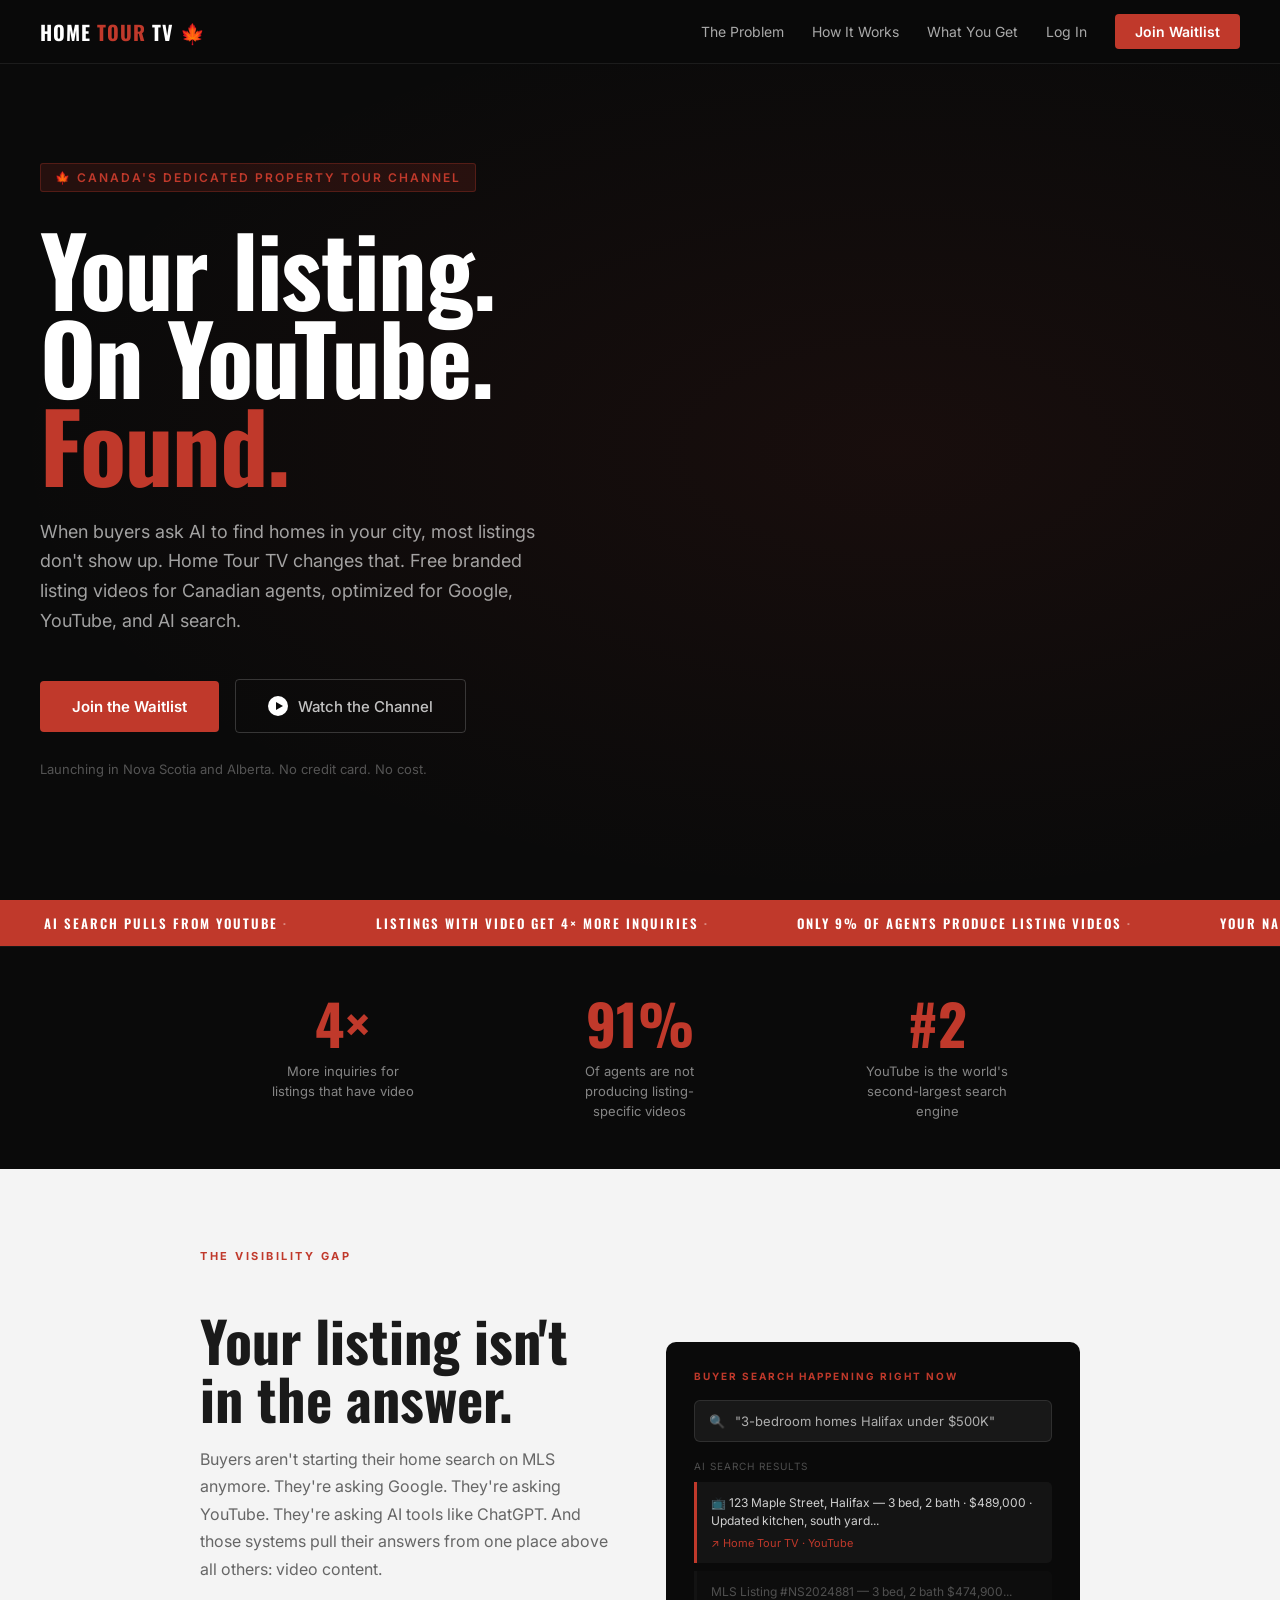
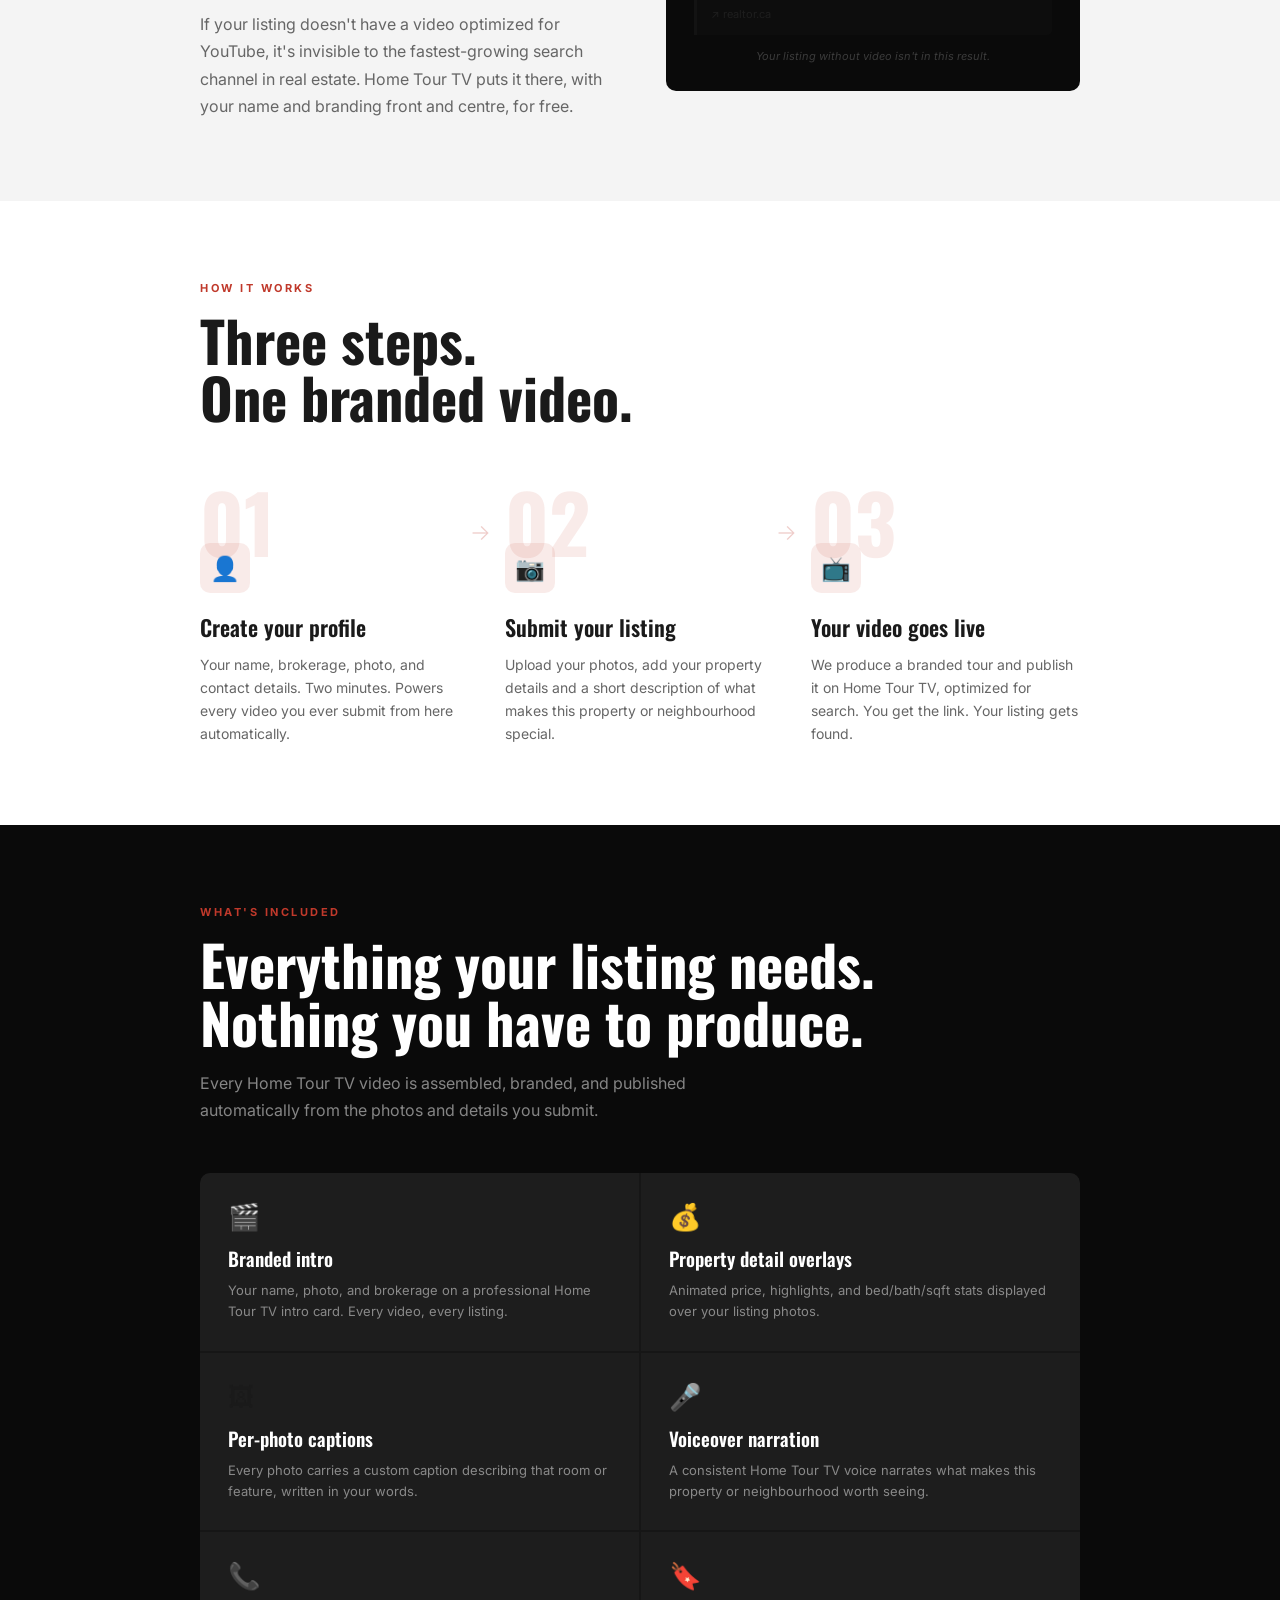
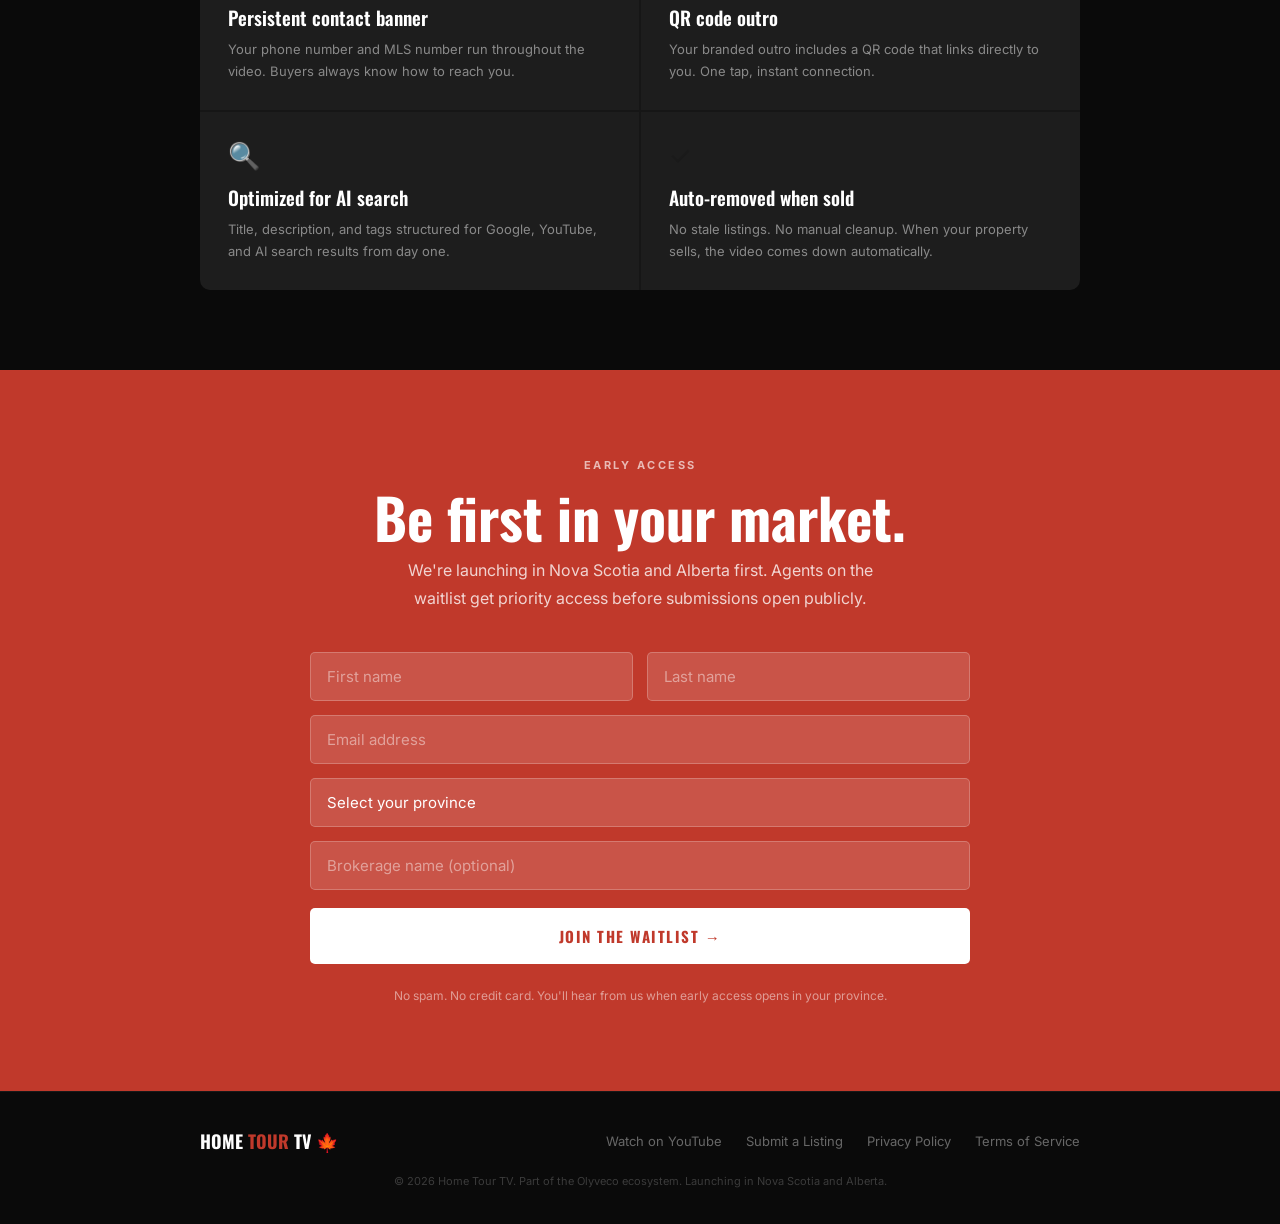
<file: index.html>
<!DOCTYPE html>
<html lang="en">
<head>
<meta charset="UTF-8">
<meta name="viewport" content="width=device-width, initial-scale=1.0">
<title>Home Tour TV — Canada's Property Tour Channel</title>
<meta name="description" content="Free branded listing videos on Canada's property tour channel. Your photos, your branding, optimized for Google, YouTube, and AI search. Launching in NS and AB.">
<meta property="og:title" content="Home Tour TV — Canada's Property Tour Channel">
<meta property="og:description" content="When buyers ask AI to find homes in your city, your listing should show up. Home Tour TV makes that happen. Free for Canadian agents.">
<meta property="og:image" content="/images/og-image.jpg">
<meta property="og:url" content="https://hometourtv.com">
<meta name="twitter:card" content="summary_large_image">
<link rel="canonical" href="https://hometourtv.com">
<link rel="icon" href="/images/favicon.png" type="image/png">
<link href="https://fonts.googleapis.com/css2?family=Oswald:wght@400;600;700&family=Inter:wght@400;500;600&display=swap" rel="stylesheet">
<link rel="stylesheet" href="/css/styles.css">
</head>
<body>

<nav>
  <div class="nav-logo">HOME <span>TOUR</span> TV &#127809;</div>
  <div class="nav-links">
    <a href="#problem">The Problem</a>
    <a href="#how">How It Works</a>
    <a href="#features">What You Get</a>
    <a href="https://submityourlisting.ca/login">Log In</a>
    <a href="#waitlist" class="nav-cta" data-track="cta_click">Join Waitlist</a>
  </div>
</nav>

<div class="hero">
  <div class="hero-inner">
    <div class="hero-eyebrow"><span>&#127809; Canada's dedicated property tour channel</span></div>
    <h1>Your listing.<br>On YouTube.<br><em>Found.</em></h1>
    <p class="hero-sub">When buyers ask AI to find homes in your city, most listings don't show up. Home Tour TV changes that. Free branded listing videos for Canadian agents, optimized for Google, YouTube, and AI search.</p>
    <div class="hero-actions">
      <a href="#waitlist" class="btn-primary" id="hero-cta" data-track="cta_click">Join the Waitlist</a>
      <a href="https://www.youtube.com/@HomeTourTV" target="_blank" rel="noopener" class="btn-ghost" data-track="channel_click"><span class="play-dot"></span>Watch the Channel</a>
    </div>
    <p class="hero-footnote">Launching in Nova Scotia and Alberta. No credit card. No cost.</p>
  </div>
</div>

<div class="ticker" aria-hidden="true">
  <div class="ticker-inner">
    <span class="tick">AI search pulls from YouTube <span class="tick-sep">&#183;</span></span>
    <span class="tick">Listings with video get 4&#215; more inquiries <span class="tick-sep">&#183;</span></span>
    <span class="tick">Only 9% of agents produce listing videos <span class="tick-sep">&#183;</span></span>
    <span class="tick">Your name. Your brand. Your channel. <span class="tick-sep">&#183;</span></span>
    <span class="tick">Auto-removed when your property sells <span class="tick-sep">&#183;</span></span>
    <span class="tick">Free for Canadian agents <span class="tick-sep">&#183;</span></span>
    <span class="tick">AI search pulls from YouTube <span class="tick-sep">&#183;</span></span>
    <span class="tick">Listings with video get 4&#215; more inquiries <span class="tick-sep">&#183;</span></span>
    <span class="tick">Only 9% of agents produce listing videos <span class="tick-sep">&#183;</span></span>
    <span class="tick">Your name. Your brand. Your channel. <span class="tick-sep">&#183;</span></span>
    <span class="tick">Auto-removed when your property sells <span class="tick-sep">&#183;</span></span>
    <span class="tick">Free for Canadian agents <span class="tick-sep">&#183;</span></span>
  </div>
</div>

<div class="stats-bar">
  <div class="stats-row">
    <div class="stat">
      <div class="stat-fig">4&#215;</div>
      <div class="stat-desc">More inquiries for listings that have video</div>
    </div>
    <div class="stat">
      <div class="stat-fig">91%</div>
      <div class="stat-desc">Of agents are not producing listing-specific videos</div>
    </div>
    <div class="stat">
      <div class="stat-fig">#2</div>
      <div class="stat-desc">YouTube is the world's second-largest search engine</div>
    </div>
  </div>
</div>

<section class="section problem-bg" id="problem">
  <div class="wrap">
    <p class="eyebrow">The visibility gap</p>
    <div class="problem-grid">
      <div>
        <h2 class="headline">Your listing isn't in the answer.</h2>
        <p class="body-text">Buyers aren't starting their home search on MLS anymore. They're asking Google. They're asking YouTube. They're asking AI tools like ChatGPT. And those systems pull their answers from one place above all others: video content.<br><br>If your listing doesn't have a video optimized for YouTube, it's invisible to the fastest-growing search channel in real estate. Home Tour TV puts it there, with your name and branding front and centre, for free.</p>
      </div>
      <div class="vis">
        <p class="vis-label">Buyer search happening right now</p>
        <div class="search-pill">
          <span>&#128269;</span>
          <span>"3-bedroom homes Halifax under $500K"</span>
        </div>
        <p class="results-label">AI search results</p>
        <div class="result">
          <p>&#128250; 123 Maple Street, Halifax &#8212; 3 bed, 2 bath &#183; $489,000 &#183; Updated kitchen, south yard...</p>
          <p class="src">&#8599; Home Tour TV &#183; YouTube</p>
        </div>
        <div class="result result-dim">
          <p>MLS Listing #NS2024881 &#8212; 3 bed, 2 bath $474,900...</p>
          <p class="src">&#8599; realtor.ca</p>
        </div>
        <p class="no-show">Your listing without video isn't in this result.</p>
      </div>
    </div>
  </div>
</section>

<section class="section" id="how">
  <div class="wrap">
    <p class="eyebrow">How it works</p>
    <h2 class="headline">Three steps.<br>One branded video.</h2>
    <div class="steps-row">
      <div class="step">
        <div class="step-num">01</div>
        <div class="step-icon">&#128100;</div>
        <h3>Create your profile</h3>
        <p>Your name, brokerage, photo, and contact details. Two minutes. Powers every video you ever submit from here automatically.</p>
        <span class="step-arrow">&#8594;</span>
      </div>
      <div class="step">
        <div class="step-num">02</div>
        <div class="step-icon">&#128247;</div>
        <h3>Submit your listing</h3>
        <p>Upload your photos, add your property details and a short description of what makes this property or neighbourhood special.</p>
        <span class="step-arrow">&#8594;</span>
      </div>
      <div class="step">
        <div class="step-num">03</div>
        <div class="step-icon">&#128250;</div>
        <h3>Your video goes live</h3>
        <p>We produce a branded tour and publish it on Home Tour TV, optimized for search. You get the link. Your listing gets found.</p>
      </div>
    </div>
  </div>
</section>

<section class="dark-section" id="features">
  <div class="wrap">
    <p class="eyebrow">What's included</p>
    <h2 class="headline">Everything your listing needs.<br>Nothing you have to produce.</h2>
    <p class="body-text">Every Home Tour TV video is assembled, branded, and published automatically from the photos and details you submit.</p>
    <div class="features-grid">
      <div class="feat">
        <div class="feat-ico">&#127916;</div>
        <h4>Branded intro</h4>
        <p>Your name, photo, and brokerage on a professional Home Tour TV intro card. Every video, every listing.</p>
      </div>
      <div class="feat">
        <div class="feat-ico">&#128176;</div>
        <h4>Property detail overlays</h4>
        <p>Animated price, highlights, and bed/bath/sqft stats displayed over your listing photos.</p>
      </div>
      <div class="feat">
        <div class="feat-ico">&#128444;</div>
        <h4>Per-photo captions</h4>
        <p>Every photo carries a custom caption describing that room or feature, written in your words.</p>
      </div>
      <div class="feat">
        <div class="feat-ico">&#127908;</div>
        <h4>Voiceover narration</h4>
        <p>A consistent Home Tour TV voice narrates what makes this property or neighbourhood worth seeing.</p>
      </div>
      <div class="feat">
        <div class="feat-ico">&#128222;</div>
        <h4>Persistent contact banner</h4>
        <p>Your phone number and MLS number run throughout the video. Buyers always know how to reach you.</p>
      </div>
      <div class="feat">
        <div class="feat-ico">&#128278;</div>
        <h4>QR code outro</h4>
        <p>Your branded outro includes a QR code that links directly to you. One tap, instant connection.</p>
      </div>
      <div class="feat">
        <div class="feat-ico">&#128269;</div>
        <h4>Optimized for AI search</h4>
        <p>Title, description, and tags structured for Google, YouTube, and AI search results from day one.</p>
      </div>
      <div class="feat">
        <div class="feat-ico">&#10003;</div>
        <h4>Auto-removed when sold</h4>
        <p>No stale listings. No manual cleanup. When your property sells, the video comes down automatically.</p>
      </div>
    </div>
  </div>
</section>

<section class="form-bg" id="waitlist">
  <div class="form-wrap">
    <p class="eyebrow">Early access</p>
    <h2 class="headline">Be first in your market.</h2>
    <p class="body-text">We're launching in Nova Scotia and Alberta first. Agents on the waitlist get priority access before submissions open publicly.</p>
    <form id="waitlist-form" class="field-group" novalidate>
      <div class="field-row">
        <input type="text" id="fname" name="first_name" placeholder="First name" required>
        <input type="text" id="lname" name="last_name" placeholder="Last name">
      </div>
      <input type="email" id="email" name="email" placeholder="Email address" required>
      <select id="province" name="province" required>
        <option value="" disabled selected>Select your province</option>
        <option value="NS">Nova Scotia</option>
        <option value="AB">Alberta</option>
        <option value="other">Other province (national waitlist)</option>
      </select>
      <input type="text" id="brokerage" name="brokerage" placeholder="Brokerage name (optional)">
      <button type="submit" class="submit-btn">JOIN THE WAITLIST &#8594;</button>
      <p class="form-fine">No spam. No credit card. You'll hear from us when early access opens in your province.</p>
    </form>
    <div class="success-box" id="success-box">
      <h3>You're on the list. &#127809;</h3>
      <p>We'll email you the moment early access opens in your province. Know another agent who should be on here? Forward this page their way.</p>
    </div>
  </div>
</section>

<footer>
  <div class="footer-row">
    <div class="footer-brand">HOME <span>TOUR</span> TV &#127809;</div>
    <div class="footer-nav">
      <a href="https://www.youtube.com/@HomeTourTV" target="_blank" rel="noopener">Watch on YouTube</a>
      <a href="https://submityourlisting.ca">Submit a Listing</a>
      <a href="/privacy-policy">Privacy Policy</a>
      <a href="/terms-of-service">Terms of Service</a>
    </div>
  </div>
  <p class="footer-copy">&#169; 2026 Home Tour TV. Part of the <a href="https://olyveco.com" style="color:inherit;text-decoration:none;">Olyveco</a> ecosystem. Launching in Nova Scotia and Alberta.</p>
</footer>

<!-- GA4 — replace G-XXXXXXXXXX with your Measurement ID -->
<script async src="https://www.googletagmanager.com/gtag/js?id=G-XXXXXXXXXX"></script>
<script>
window.dataLayer = window.dataLayer || [];
function gtag(){ dataLayer.push(arguments); }
gtag('js', new Date());
gtag('config', 'G-XXXXXXXXXX');
</script>
<script src="/js/main.js"></script>
</body>
</html>
</file>
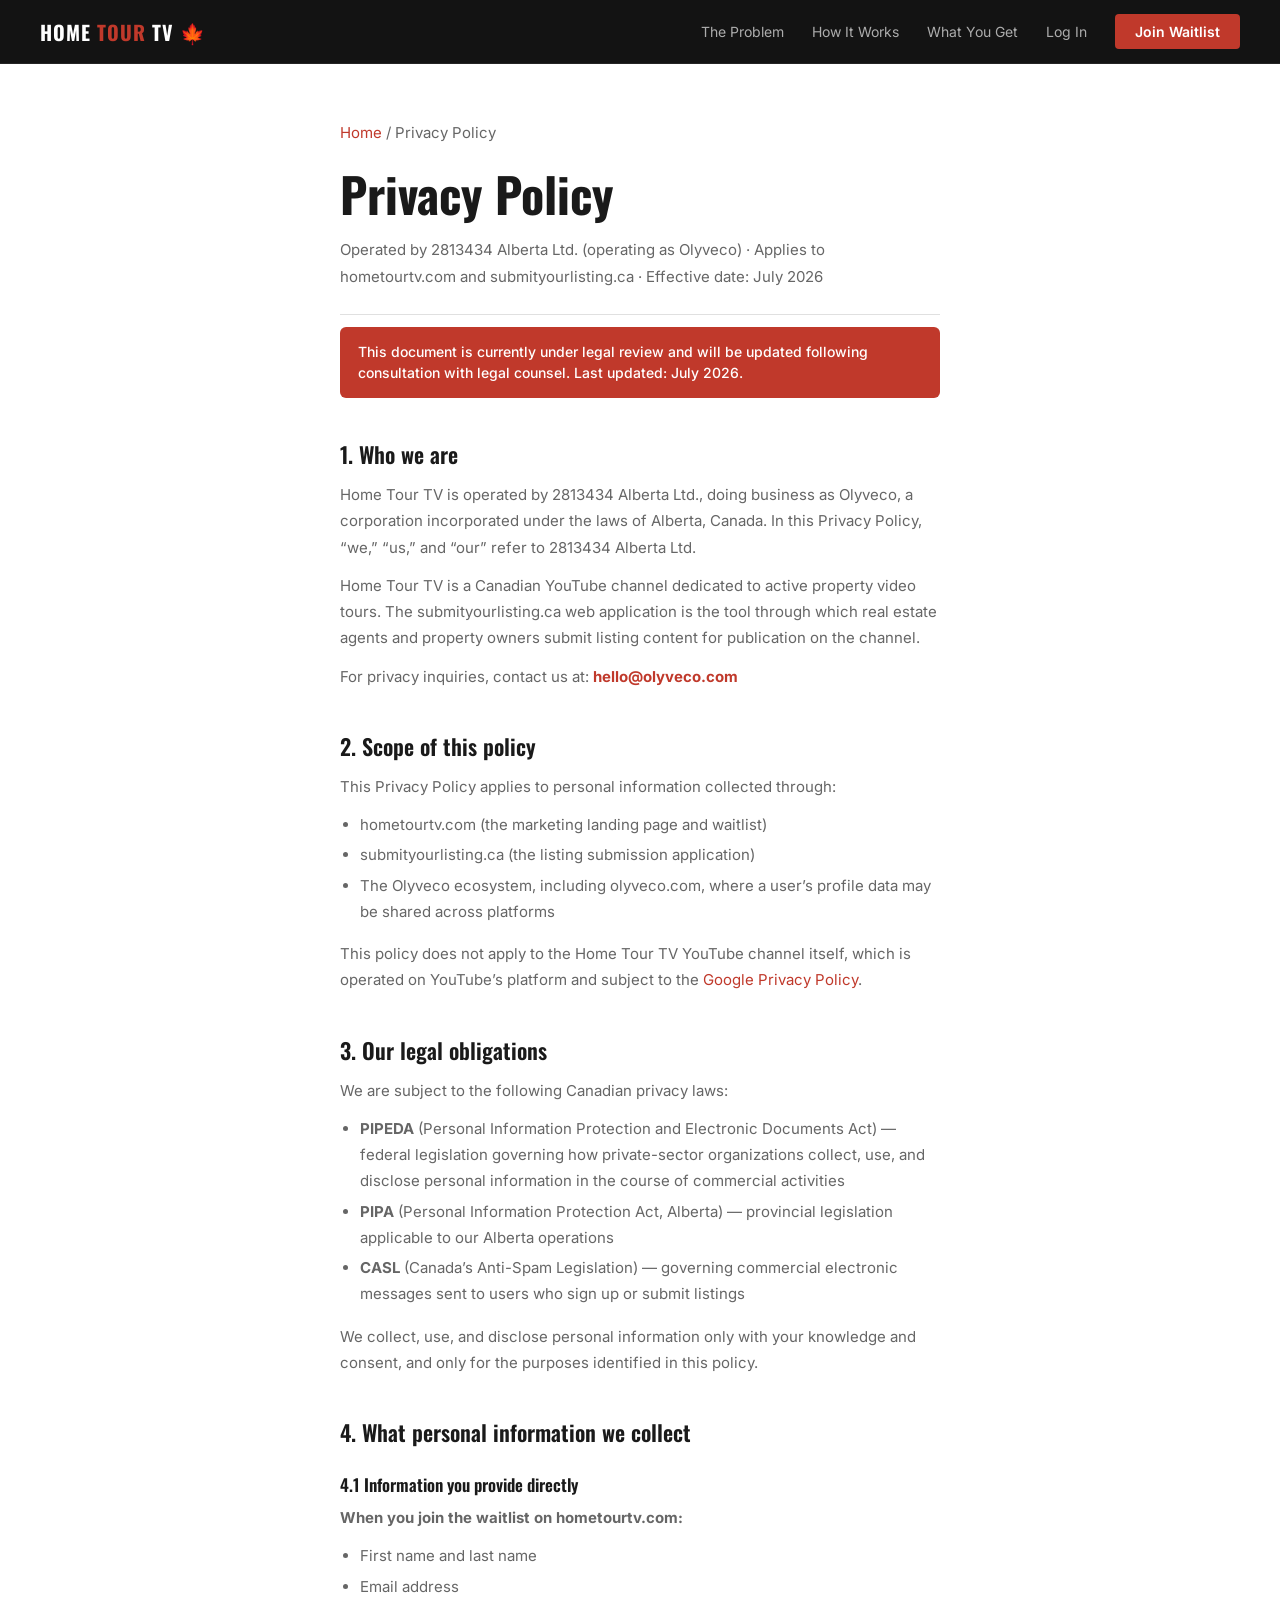
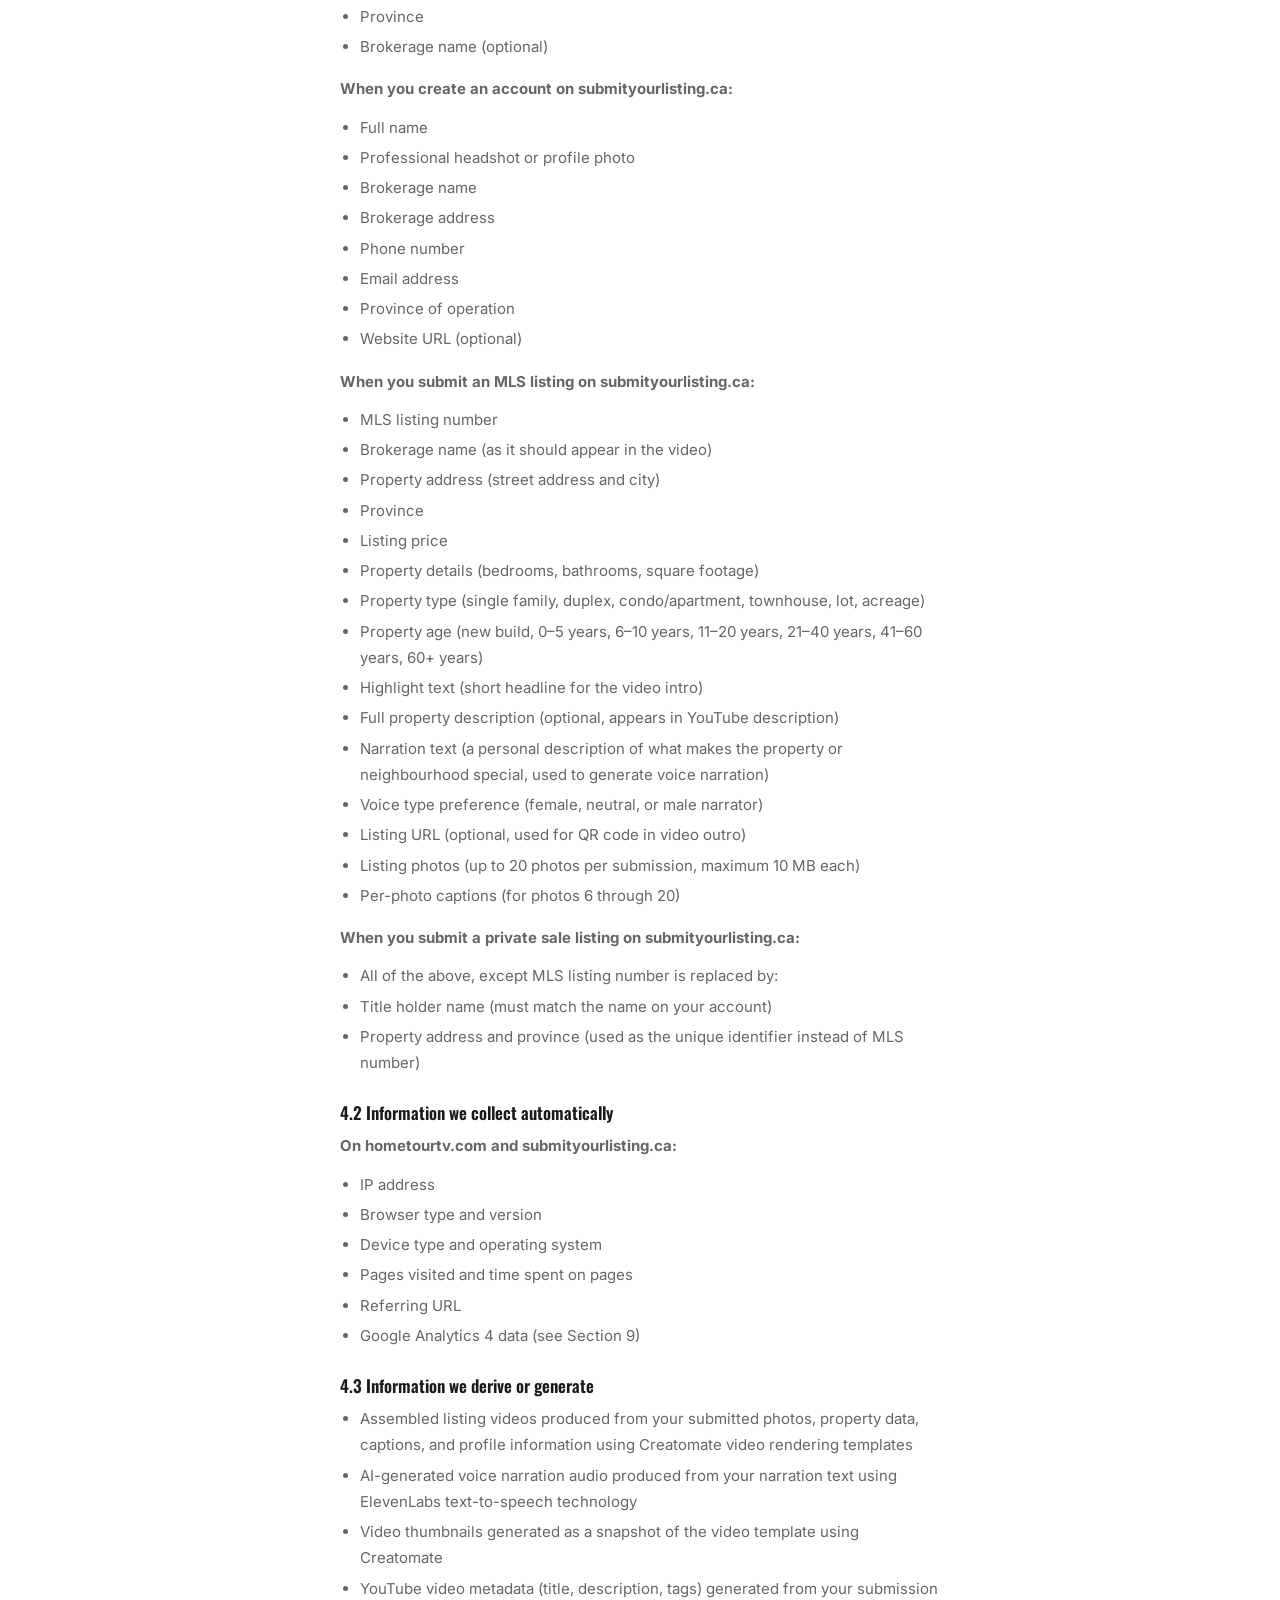
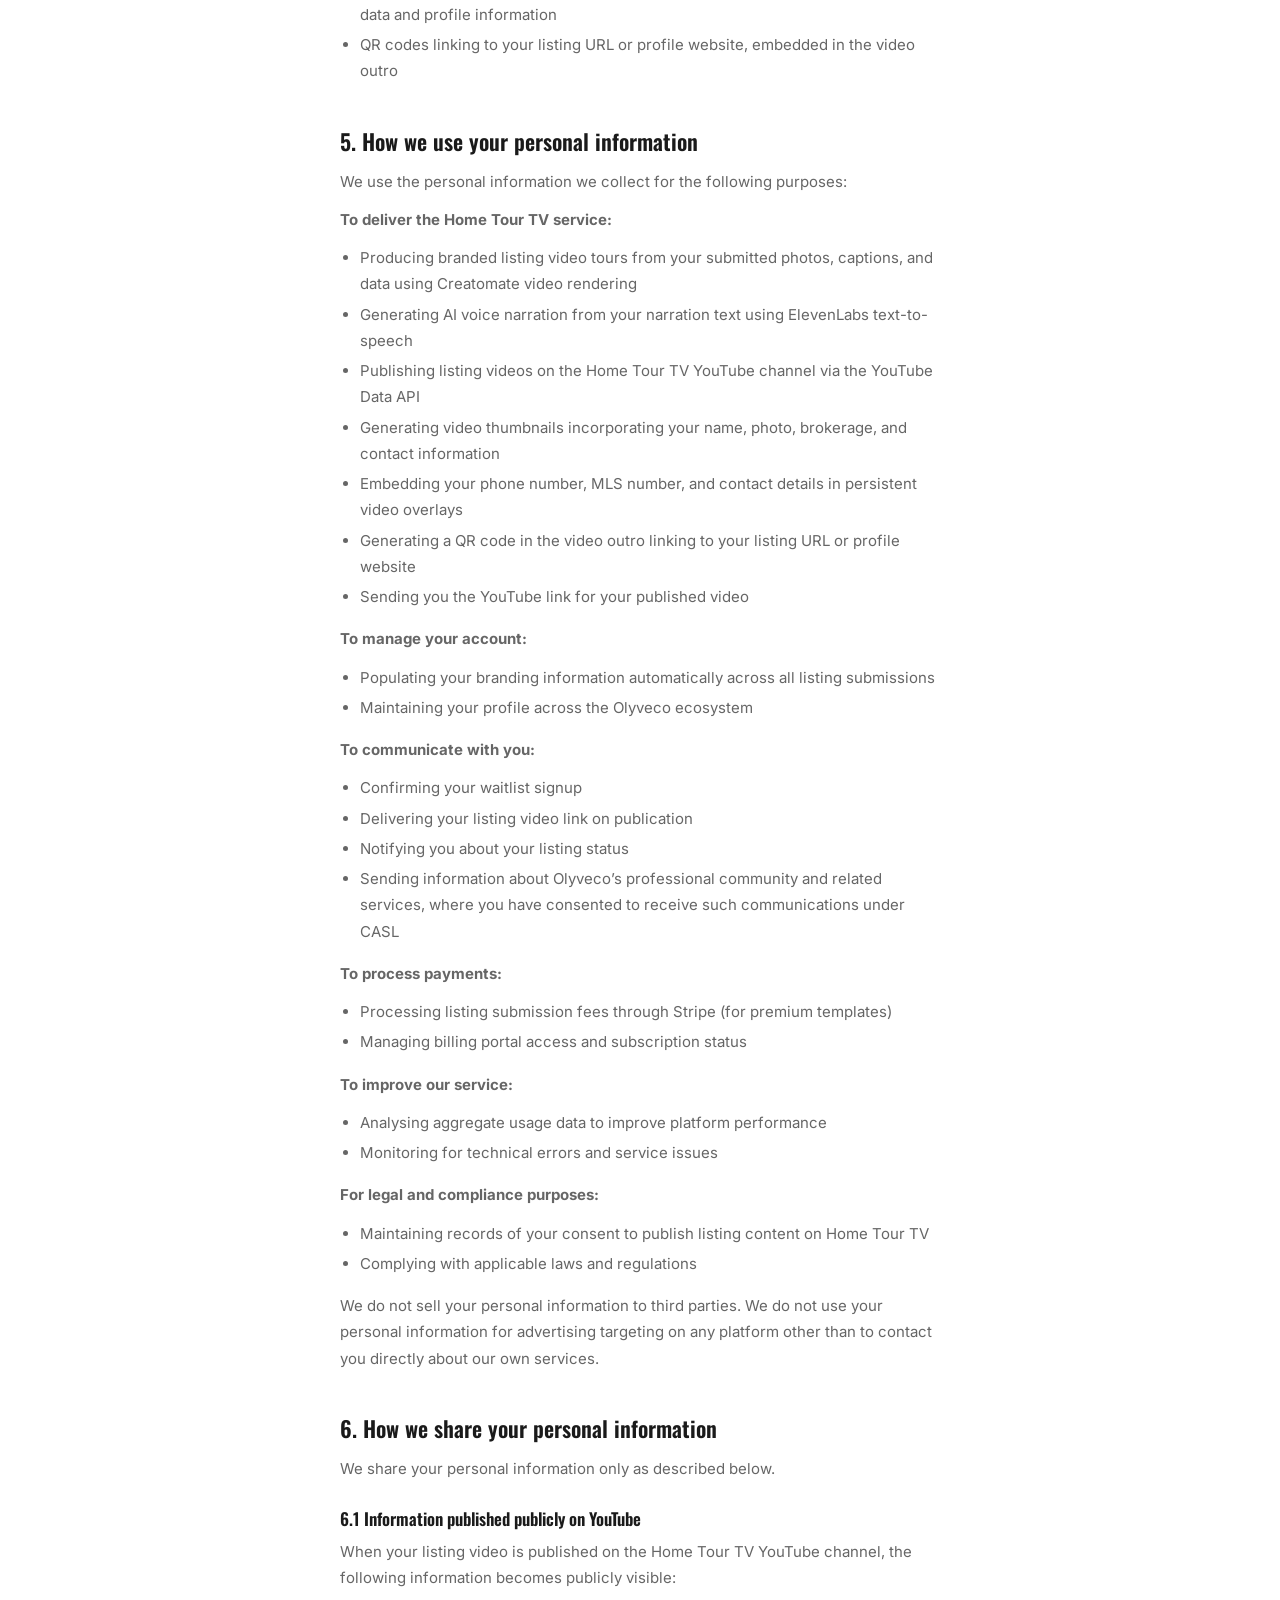
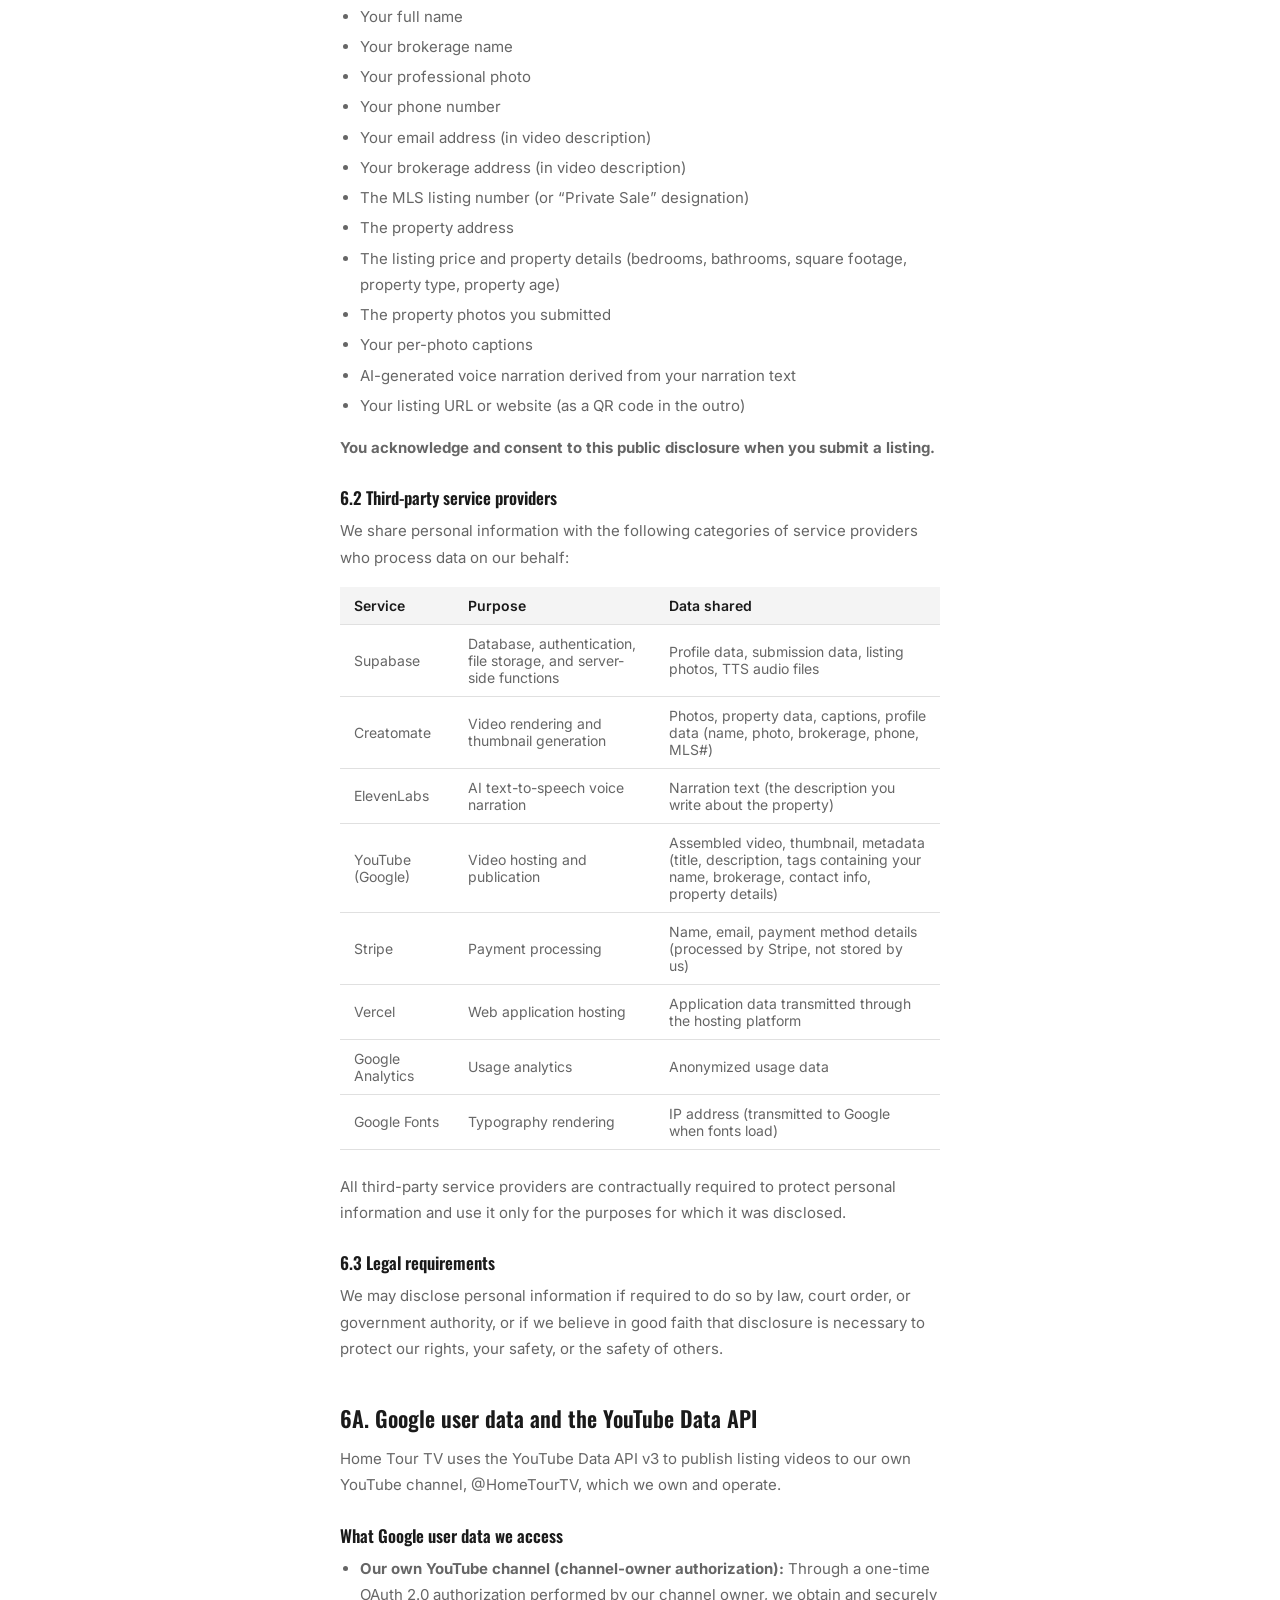
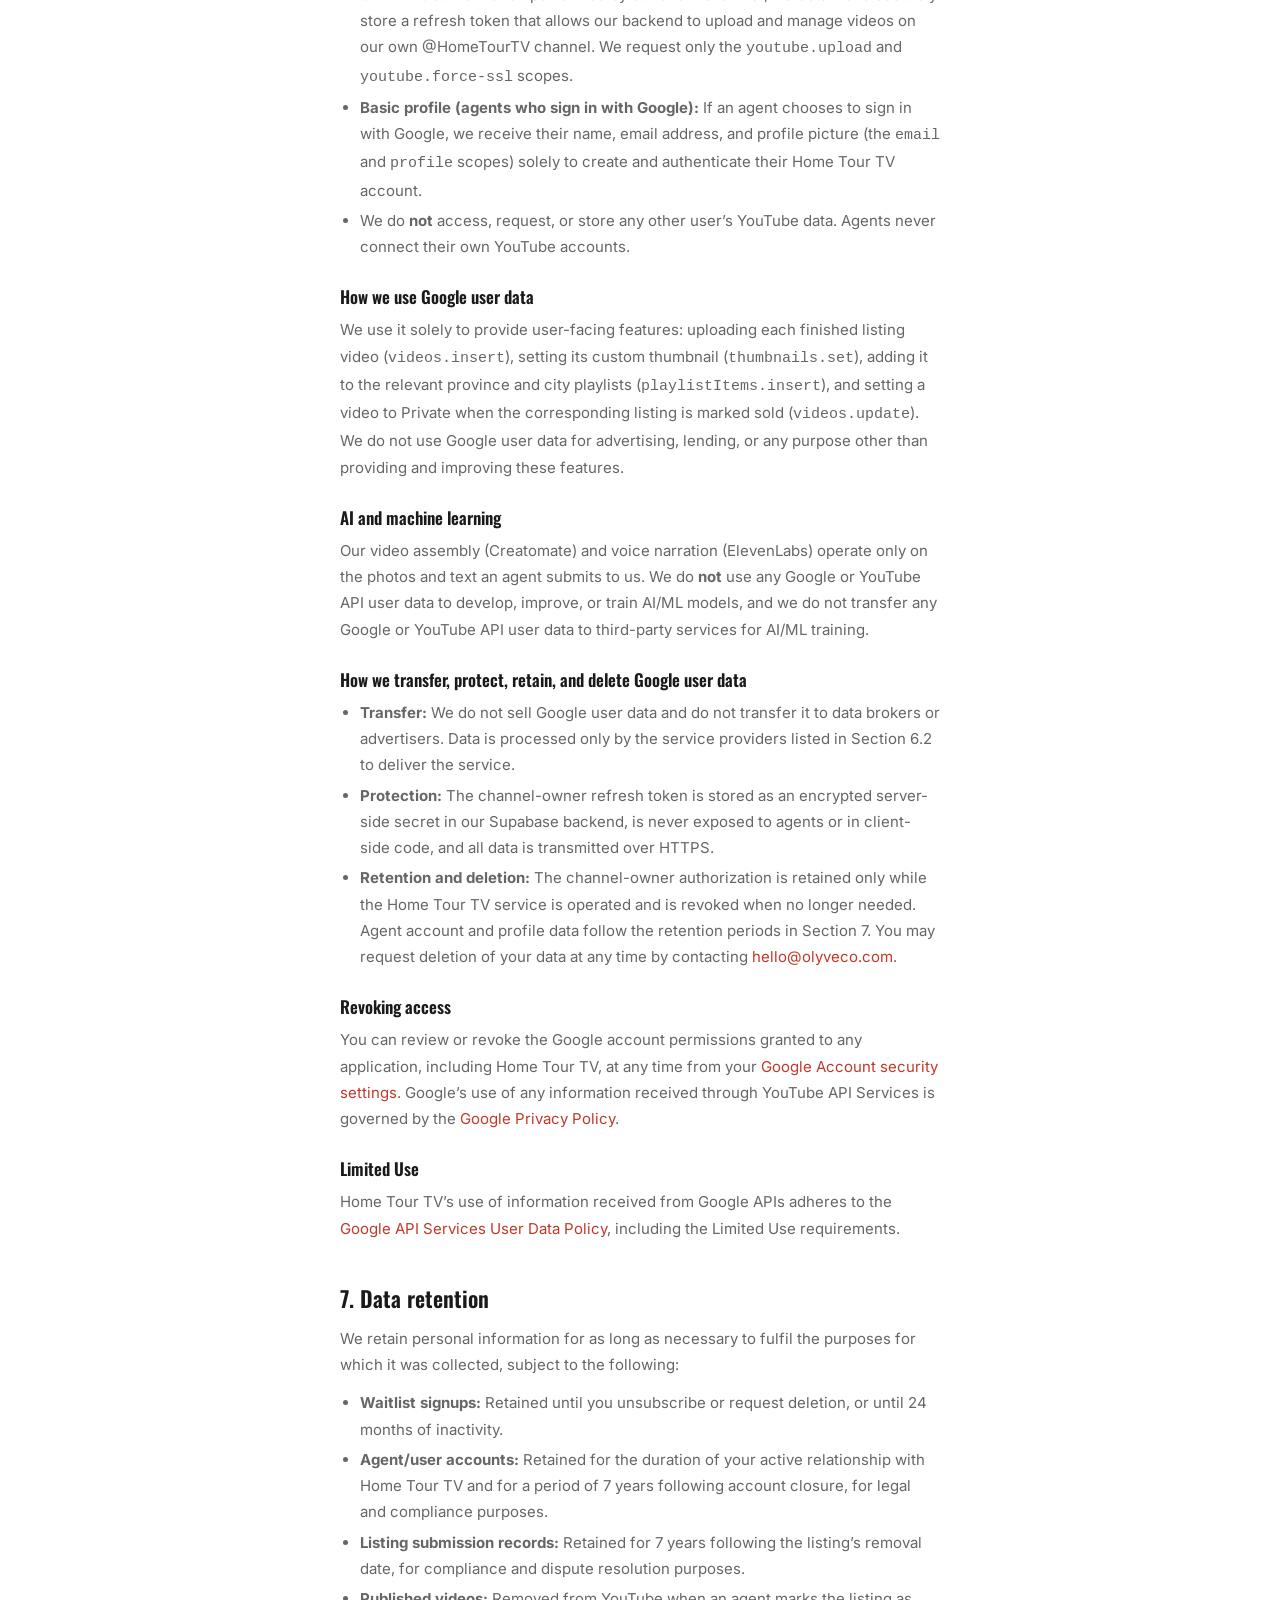
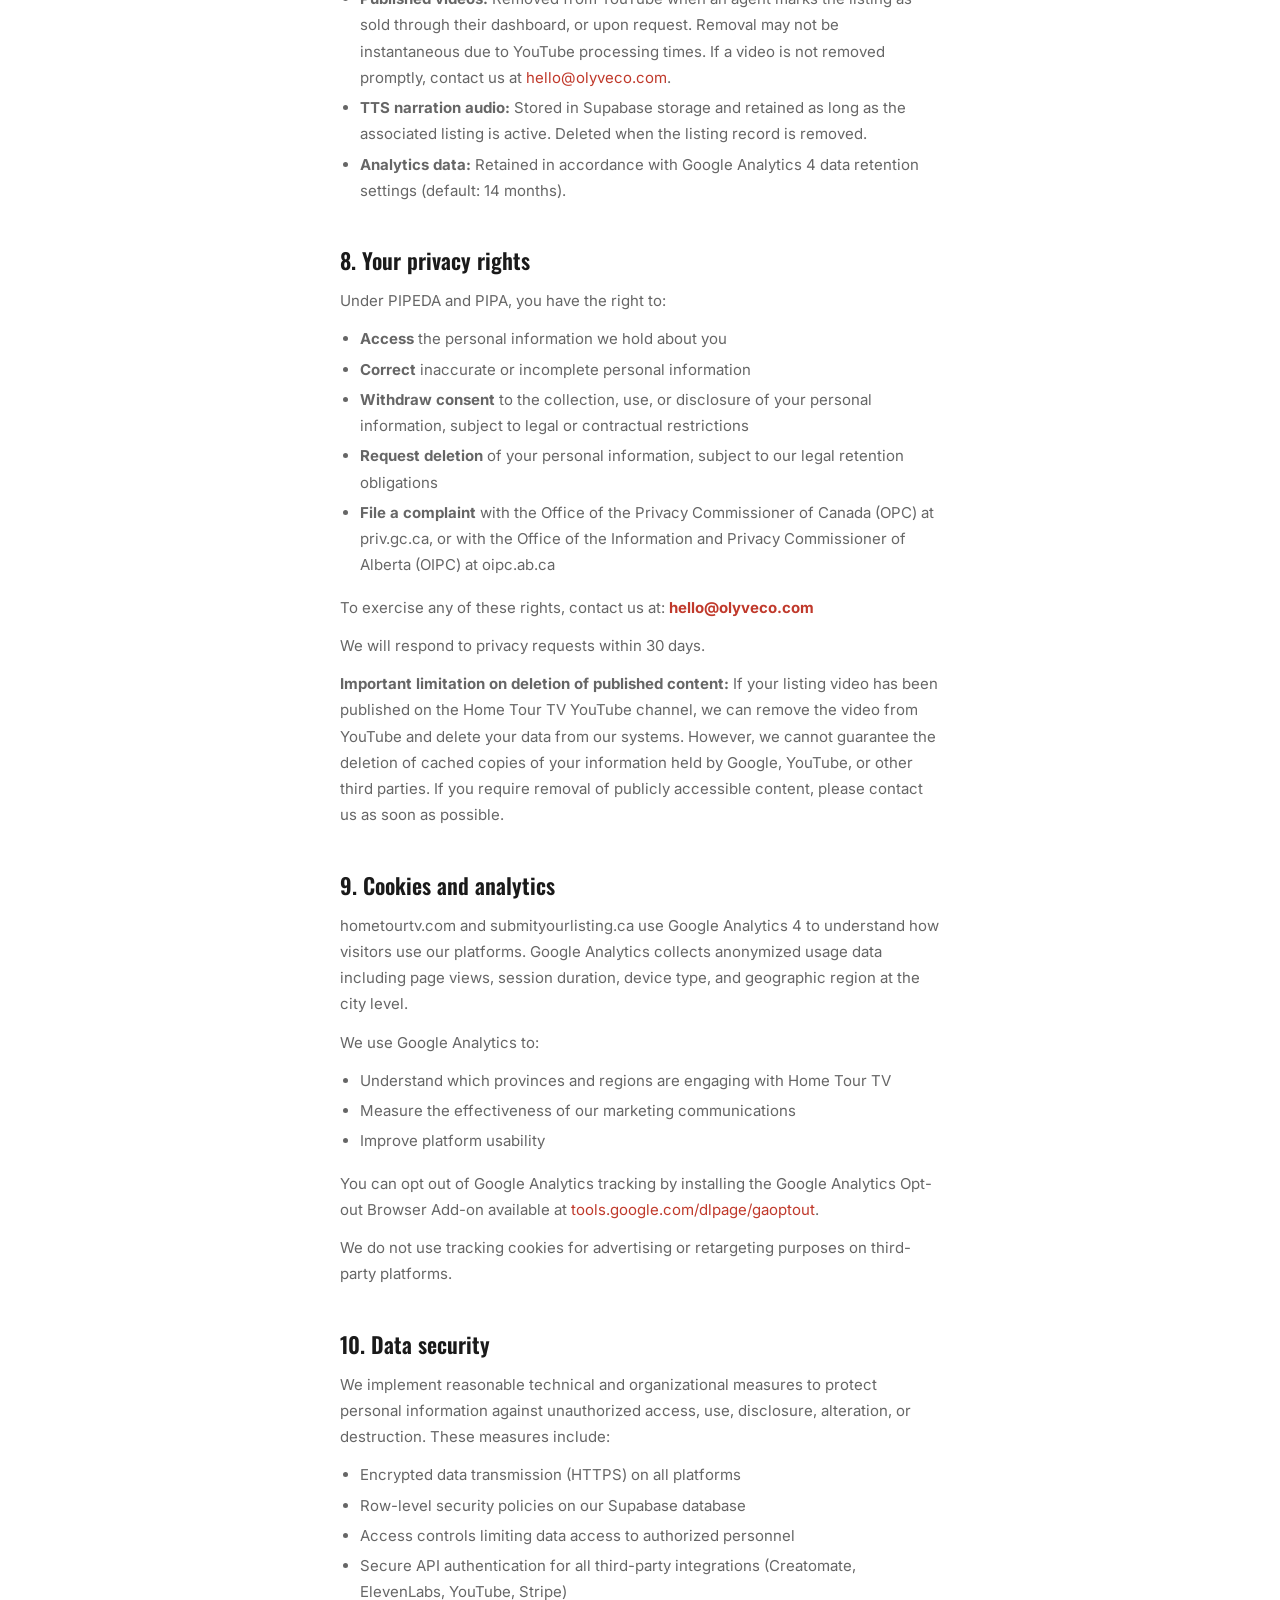
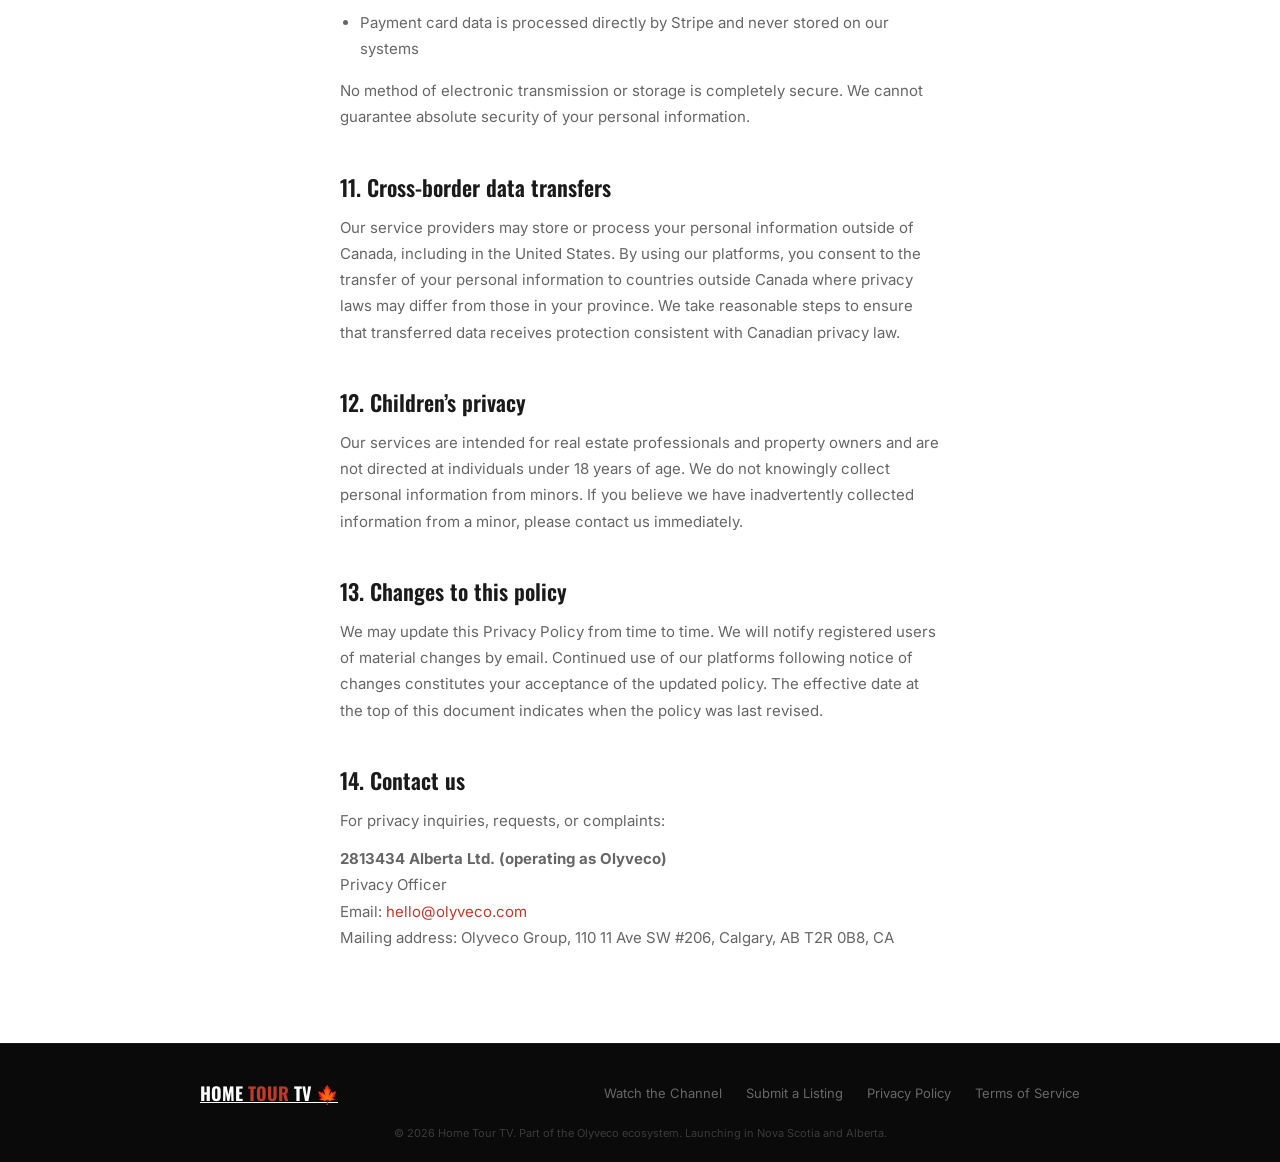
<file: privacy-policy.html>
<!DOCTYPE html>
<html lang="en">
<head>
<meta charset="UTF-8">
<meta name="viewport" content="width=device-width, initial-scale=1.0">
<title>Privacy Policy — Home Tour TV</title>
<meta name="description" content="Privacy Policy for Home Tour TV and submityourlisting.ca, operated by 2813434 Alberta Ltd. (Olyveco).">
<link rel="canonical" href="https://hometourtv.com/privacy-policy">
<link rel="icon" href="/images/favicon.png" type="image/png">
<link href="https://fonts.googleapis.com/css2?family=Oswald:wght@400;600;700&family=Inter:wght@400;500;600&display=swap" rel="stylesheet">
<link rel="stylesheet" href="/css/styles.css">
</head>
<body>

<nav>
  <a href="/" class="nav-logo-link"><div class="nav-logo">HOME <span>TOUR</span> TV &#127809;</div></a>
  <div class="nav-links">
    <a href="/#problem">The Problem</a>
    <a href="/#how">How It Works</a>
    <a href="/#features">What You Get</a>
    <a href="https://submityourlisting.ca/login">Log In</a>
    <a href="/#waitlist" class="nav-cta">Join Waitlist</a>
  </div>
</nav>

<div class="legal-page">
  <div class="legal-wrap">
    <p class="legal-breadcrumb"><a href="/">Home</a> / Privacy Policy</p>
    <h1>Privacy Policy</h1>
    <p class="legal-meta">Operated by 2813434 Alberta Ltd. (operating as Olyveco) &middot; Applies to hometourtv.com and submityourlisting.ca &middot; Effective date: July 2026</p>

    <div class="legal-banner">
      This document is currently under legal review and will be updated following consultation with legal counsel. Last updated: July 2026.
    </div>

    <h2>1. Who we are</h2>
    <p>Home Tour TV is operated by 2813434 Alberta Ltd., doing business as Olyveco, a corporation incorporated under the laws of Alberta, Canada. In this Privacy Policy, &ldquo;we,&rdquo; &ldquo;us,&rdquo; and &ldquo;our&rdquo; refer to 2813434 Alberta Ltd.</p>
    <p>Home Tour TV is a Canadian YouTube channel dedicated to active property video tours. The submityourlisting.ca web application is the tool through which real estate agents and property owners submit listing content for publication on the channel.</p>
    <p>For privacy inquiries, contact us at: <strong><a href="mailto:hello@olyveco.com">hello@olyveco.com</a></strong></p>

    <h2>2. Scope of this policy</h2>
    <p>This Privacy Policy applies to personal information collected through:</p>
    <ul>
      <li>hometourtv.com (the marketing landing page and waitlist)</li>
      <li>submityourlisting.ca (the listing submission application)</li>
      <li>The Olyveco ecosystem, including olyveco.com, where a user&rsquo;s profile data may be shared across platforms</li>
    </ul>
    <p>This policy does not apply to the Home Tour TV YouTube channel itself, which is operated on YouTube&rsquo;s platform and subject to the <a href="https://www.google.com/policies/privacy" target="_blank" rel="noopener">Google Privacy Policy</a>.</p>

    <h2>3. Our legal obligations</h2>
    <p>We are subject to the following Canadian privacy laws:</p>
    <ul>
      <li><strong>PIPEDA</strong> (Personal Information Protection and Electronic Documents Act) &mdash; federal legislation governing how private-sector organizations collect, use, and disclose personal information in the course of commercial activities</li>
      <li><strong>PIPA</strong> (Personal Information Protection Act, Alberta) &mdash; provincial legislation applicable to our Alberta operations</li>
      <li><strong>CASL</strong> (Canada&rsquo;s Anti-Spam Legislation) &mdash; governing commercial electronic messages sent to users who sign up or submit listings</li>
    </ul>
    <p>We collect, use, and disclose personal information only with your knowledge and consent, and only for the purposes identified in this policy.</p>

    <h2>4. What personal information we collect</h2>

    <h3>4.1 Information you provide directly</h3>
    <p><strong>When you join the waitlist on hometourtv.com:</strong></p>
    <ul>
      <li>First name and last name</li>
      <li>Email address</li>
      <li>Province</li>
      <li>Brokerage name (optional)</li>
    </ul>
    <p><strong>When you create an account on submityourlisting.ca:</strong></p>
    <ul>
      <li>Full name</li>
      <li>Professional headshot or profile photo</li>
      <li>Brokerage name</li>
      <li>Brokerage address</li>
      <li>Phone number</li>
      <li>Email address</li>
      <li>Province of operation</li>
      <li>Website URL (optional)</li>
    </ul>
    <p><strong>When you submit an MLS listing on submityourlisting.ca:</strong></p>
    <ul>
      <li>MLS listing number</li>
      <li>Brokerage name (as it should appear in the video)</li>
      <li>Property address (street address and city)</li>
      <li>Province</li>
      <li>Listing price</li>
      <li>Property details (bedrooms, bathrooms, square footage)</li>
      <li>Property type (single family, duplex, condo/apartment, townhouse, lot, acreage)</li>
      <li>Property age (new build, 0&ndash;5 years, 6&ndash;10 years, 11&ndash;20 years, 21&ndash;40 years, 41&ndash;60 years, 60+ years)</li>
      <li>Highlight text (short headline for the video intro)</li>
      <li>Full property description (optional, appears in YouTube description)</li>
      <li>Narration text (a personal description of what makes the property or neighbourhood special, used to generate voice narration)</li>
      <li>Voice type preference (female, neutral, or male narrator)</li>
      <li>Listing URL (optional, used for QR code in video outro)</li>
      <li>Listing photos (up to 20 photos per submission, maximum 10 MB each)</li>
      <li>Per-photo captions (for photos 6 through 20)</li>
    </ul>
    <p><strong>When you submit a private sale listing on submityourlisting.ca:</strong></p>
    <ul>
      <li>All of the above, except MLS listing number is replaced by:</li>
      <li>Title holder name (must match the name on your account)</li>
      <li>Property address and province (used as the unique identifier instead of MLS number)</li>
    </ul>

    <h3>4.2 Information we collect automatically</h3>
    <p><strong>On hometourtv.com and submityourlisting.ca:</strong></p>
    <ul>
      <li>IP address</li>
      <li>Browser type and version</li>
      <li>Device type and operating system</li>
      <li>Pages visited and time spent on pages</li>
      <li>Referring URL</li>
      <li>Google Analytics 4 data (see Section 9)</li>
    </ul>

    <h3>4.3 Information we derive or generate</h3>
    <ul>
      <li>Assembled listing videos produced from your submitted photos, property data, captions, and profile information using Creatomate video rendering templates</li>
      <li>AI-generated voice narration audio produced from your narration text using ElevenLabs text-to-speech technology</li>
      <li>Video thumbnails generated as a snapshot of the video template using Creatomate</li>
      <li>YouTube video metadata (title, description, tags) generated from your submission data and profile information</li>
      <li>QR codes linking to your listing URL or profile website, embedded in the video outro</li>
    </ul>

    <h2>5. How we use your personal information</h2>
    <p>We use the personal information we collect for the following purposes:</p>
    <p><strong>To deliver the Home Tour TV service:</strong></p>
    <ul>
      <li>Producing branded listing video tours from your submitted photos, captions, and data using Creatomate video rendering</li>
      <li>Generating AI voice narration from your narration text using ElevenLabs text-to-speech</li>
      <li>Publishing listing videos on the Home Tour TV YouTube channel via the YouTube Data API</li>
      <li>Generating video thumbnails incorporating your name, photo, brokerage, and contact information</li>
      <li>Embedding your phone number, MLS number, and contact details in persistent video overlays</li>
      <li>Generating a QR code in the video outro linking to your listing URL or profile website</li>
      <li>Sending you the YouTube link for your published video</li>
    </ul>
    <p><strong>To manage your account:</strong></p>
    <ul>
      <li>Populating your branding information automatically across all listing submissions</li>
      <li>Maintaining your profile across the Olyveco ecosystem</li>
    </ul>
    <p><strong>To communicate with you:</strong></p>
    <ul>
      <li>Confirming your waitlist signup</li>
      <li>Delivering your listing video link on publication</li>
      <li>Notifying you about your listing status</li>
      <li>Sending information about Olyveco&rsquo;s professional community and related services, where you have consented to receive such communications under CASL</li>
    </ul>
    <p><strong>To process payments:</strong></p>
    <ul>
      <li>Processing listing submission fees through Stripe (for premium templates)</li>
      <li>Managing billing portal access and subscription status</li>
    </ul>
    <p><strong>To improve our service:</strong></p>
    <ul>
      <li>Analysing aggregate usage data to improve platform performance</li>
      <li>Monitoring for technical errors and service issues</li>
    </ul>
    <p><strong>For legal and compliance purposes:</strong></p>
    <ul>
      <li>Maintaining records of your consent to publish listing content on Home Tour TV</li>
      <li>Complying with applicable laws and regulations</li>
    </ul>
    <p>We do not sell your personal information to third parties. We do not use your personal information for advertising targeting on any platform other than to contact you directly about our own services.</p>

    <h2>6. How we share your personal information</h2>
    <p>We share your personal information only as described below.</p>

    <h3>6.1 Information published publicly on YouTube</h3>
    <p>When your listing video is published on the Home Tour TV YouTube channel, the following information becomes publicly visible:</p>
    <ul>
      <li>Your full name</li>
      <li>Your brokerage name</li>
      <li>Your professional photo</li>
      <li>Your phone number</li>
      <li>Your email address (in video description)</li>
      <li>Your brokerage address (in video description)</li>
      <li>The MLS listing number (or &ldquo;Private Sale&rdquo; designation)</li>
      <li>The property address</li>
      <li>The listing price and property details (bedrooms, bathrooms, square footage, property type, property age)</li>
      <li>The property photos you submitted</li>
      <li>Your per-photo captions</li>
      <li>AI-generated voice narration derived from your narration text</li>
      <li>Your listing URL or website (as a QR code in the outro)</li>
    </ul>
    <p><strong>You acknowledge and consent to this public disclosure when you submit a listing.</strong></p>

    <h3>6.2 Third-party service providers</h3>
    <p>We share personal information with the following categories of service providers who process data on our behalf:</p>
    <table class="legal-table">
      <thead>
        <tr><th>Service</th><th>Purpose</th><th>Data shared</th></tr>
      </thead>
      <tbody>
        <tr><td>Supabase</td><td>Database, authentication, file storage, and server-side functions</td><td>Profile data, submission data, listing photos, TTS audio files</td></tr>
        <tr><td>Creatomate</td><td>Video rendering and thumbnail generation</td><td>Photos, property data, captions, profile data (name, photo, brokerage, phone, MLS#)</td></tr>
        <tr><td>ElevenLabs</td><td>AI text-to-speech voice narration</td><td>Narration text (the description you write about the property)</td></tr>
        <tr><td>YouTube (Google)</td><td>Video hosting and publication</td><td>Assembled video, thumbnail, metadata (title, description, tags containing your name, brokerage, contact info, property details)</td></tr>
        <tr><td>Stripe</td><td>Payment processing</td><td>Name, email, payment method details (processed by Stripe, not stored by us)</td></tr>
        <tr><td>Vercel</td><td>Web application hosting</td><td>Application data transmitted through the hosting platform</td></tr>
        <tr><td>Google Analytics</td><td>Usage analytics</td><td>Anonymized usage data</td></tr>
        <tr><td>Google Fonts</td><td>Typography rendering</td><td>IP address (transmitted to Google when fonts load)</td></tr>
      </tbody>
    </table>
    <p>All third-party service providers are contractually required to protect personal information and use it only for the purposes for which it was disclosed.</p>

    <h3>6.3 Legal requirements</h3>
    <p>We may disclose personal information if required to do so by law, court order, or government authority, or if we believe in good faith that disclosure is necessary to protect our rights, your safety, or the safety of others.</p>

    <h2>6A. Google user data and the YouTube Data API</h2>
    <p>Home Tour TV uses the YouTube Data API v3 to publish listing videos to our own YouTube channel, @HomeTourTV, which we own and operate.</p>

    <h3>What Google user data we access</h3>
    <ul>
      <li><strong>Our own YouTube channel (channel-owner authorization):</strong> Through a one-time OAuth 2.0 authorization performed by our channel owner, we obtain and securely store a refresh token that allows our backend to upload and manage videos on our own @HomeTourTV channel. We request only the <code>youtube.upload</code> and <code>youtube.force-ssl</code> scopes.</li>
      <li><strong>Basic profile (agents who sign in with Google):</strong> If an agent chooses to sign in with Google, we receive their name, email address, and profile picture (the <code>email</code> and <code>profile</code> scopes) solely to create and authenticate their Home Tour TV account.</li>
      <li>We do <strong>not</strong> access, request, or store any other user&rsquo;s YouTube data. Agents never connect their own YouTube accounts.</li>
    </ul>

    <h3>How we use Google user data</h3>
    <p>We use it solely to provide user-facing features: uploading each finished listing video (<code>videos.insert</code>), setting its custom thumbnail (<code>thumbnails.set</code>), adding it to the relevant province and city playlists (<code>playlistItems.insert</code>), and setting a video to Private when the corresponding listing is marked sold (<code>videos.update</code>). We do not use Google user data for advertising, lending, or any purpose other than providing and improving these features.</p>

    <h3>AI and machine learning</h3>
    <p>Our video assembly (Creatomate) and voice narration (ElevenLabs) operate only on the photos and text an agent submits to us. We do <strong>not</strong> use any Google or YouTube API user data to develop, improve, or train AI/ML models, and we do not transfer any Google or YouTube API user data to third-party services for AI/ML training.</p>

    <h3>How we transfer, protect, retain, and delete Google user data</h3>
    <ul>
      <li><strong>Transfer:</strong> We do not sell Google user data and do not transfer it to data brokers or advertisers. Data is processed only by the service providers listed in Section 6.2 to deliver the service.</li>
      <li><strong>Protection:</strong> The channel-owner refresh token is stored as an encrypted server-side secret in our Supabase backend, is never exposed to agents or in client-side code, and all data is transmitted over HTTPS.</li>
      <li><strong>Retention and deletion:</strong> The channel-owner authorization is retained only while the Home Tour TV service is operated and is revoked when no longer needed. Agent account and profile data follow the retention periods in Section 7. You may request deletion of your data at any time by contacting <a href="mailto:hello@olyveco.com">hello@olyveco.com</a>.</li>
    </ul>

    <h3>Revoking access</h3>
    <p>You can review or revoke the Google account permissions granted to any application, including Home Tour TV, at any time from your <a href="https://myaccount.google.com/permissions" target="_blank" rel="noopener">Google Account security settings</a>. Google&rsquo;s use of any information received through YouTube API Services is governed by the <a href="https://www.google.com/policies/privacy" target="_blank" rel="noopener">Google Privacy Policy</a>.</p>

    <h3>Limited Use</h3>
    <p>Home Tour TV&rsquo;s use of information received from Google APIs adheres to the <a href="https://developers.google.com/terms/api-services-user-data-policy" target="_blank" rel="noopener">Google API Services User Data Policy</a>, including the Limited Use requirements.</p>

    <h2>7. Data retention</h2>
    <p>We retain personal information for as long as necessary to fulfil the purposes for which it was collected, subject to the following:</p>
    <ul>
      <li><strong>Waitlist signups:</strong> Retained until you unsubscribe or request deletion, or until 24 months of inactivity.</li>
      <li><strong>Agent/user accounts:</strong> Retained for the duration of your active relationship with Home Tour TV and for a period of 7 years following account closure, for legal and compliance purposes.</li>
      <li><strong>Listing submission records:</strong> Retained for 7 years following the listing&rsquo;s removal date, for compliance and dispute resolution purposes.</li>
      <li><strong>Published videos:</strong> Removed from YouTube when an agent marks the listing as sold through their dashboard, or upon request. Removal may not be instantaneous due to YouTube processing times. If a video is not removed promptly, contact us at <a href="mailto:hello@olyveco.com">hello@olyveco.com</a>.</li>
      <li><strong>TTS narration audio:</strong> Stored in Supabase storage and retained as long as the associated listing is active. Deleted when the listing record is removed.</li>
      <li><strong>Analytics data:</strong> Retained in accordance with Google Analytics 4 data retention settings (default: 14 months).</li>
    </ul>

    <h2>8. Your privacy rights</h2>
    <p>Under PIPEDA and PIPA, you have the right to:</p>
    <ul>
      <li><strong>Access</strong> the personal information we hold about you</li>
      <li><strong>Correct</strong> inaccurate or incomplete personal information</li>
      <li><strong>Withdraw consent</strong> to the collection, use, or disclosure of your personal information, subject to legal or contractual restrictions</li>
      <li><strong>Request deletion</strong> of your personal information, subject to our legal retention obligations</li>
      <li><strong>File a complaint</strong> with the Office of the Privacy Commissioner of Canada (OPC) at priv.gc.ca, or with the Office of the Information and Privacy Commissioner of Alberta (OIPC) at oipc.ab.ca</li>
    </ul>
    <p>To exercise any of these rights, contact us at: <strong><a href="mailto:hello@olyveco.com">hello@olyveco.com</a></strong></p>
    <p>We will respond to privacy requests within 30 days.</p>
    <p><strong>Important limitation on deletion of published content:</strong> If your listing video has been published on the Home Tour TV YouTube channel, we can remove the video from YouTube and delete your data from our systems. However, we cannot guarantee the deletion of cached copies of your information held by Google, YouTube, or other third parties. If you require removal of publicly accessible content, please contact us as soon as possible.</p>

    <h2>9. Cookies and analytics</h2>
    <p>hometourtv.com and submityourlisting.ca use Google Analytics 4 to understand how visitors use our platforms. Google Analytics collects anonymized usage data including page views, session duration, device type, and geographic region at the city level.</p>
    <p>We use Google Analytics to:</p>
    <ul>
      <li>Understand which provinces and regions are engaging with Home Tour TV</li>
      <li>Measure the effectiveness of our marketing communications</li>
      <li>Improve platform usability</li>
    </ul>
    <p>You can opt out of Google Analytics tracking by installing the Google Analytics Opt-out Browser Add-on available at <a href="https://tools.google.com/dlpage/gaoptout" target="_blank" rel="noopener">tools.google.com/dlpage/gaoptout</a>.</p>
    <p>We do not use tracking cookies for advertising or retargeting purposes on third-party platforms.</p>

    <h2>10. Data security</h2>
    <p>We implement reasonable technical and organizational measures to protect personal information against unauthorized access, use, disclosure, alteration, or destruction. These measures include:</p>
    <ul>
      <li>Encrypted data transmission (HTTPS) on all platforms</li>
      <li>Row-level security policies on our Supabase database</li>
      <li>Access controls limiting data access to authorized personnel</li>
      <li>Secure API authentication for all third-party integrations (Creatomate, ElevenLabs, YouTube, Stripe)</li>
      <li>Payment card data is processed directly by Stripe and never stored on our systems</li>
    </ul>
    <p>No method of electronic transmission or storage is completely secure. We cannot guarantee absolute security of your personal information.</p>

    <h2>11. Cross-border data transfers</h2>
    <p>Our service providers may store or process your personal information outside of Canada, including in the United States. By using our platforms, you consent to the transfer of your personal information to countries outside Canada where privacy laws may differ from those in your province. We take reasonable steps to ensure that transferred data receives protection consistent with Canadian privacy law.</p>

    <h2>12. Children&rsquo;s privacy</h2>
    <p>Our services are intended for real estate professionals and property owners and are not directed at individuals under 18 years of age. We do not knowingly collect personal information from minors. If you believe we have inadvertently collected information from a minor, please contact us immediately.</p>

    <h2>13. Changes to this policy</h2>
    <p>We may update this Privacy Policy from time to time. We will notify registered users of material changes by email. Continued use of our platforms following notice of changes constitutes your acceptance of the updated policy. The effective date at the top of this document indicates when the policy was last revised.</p>

    <h2>14. Contact us</h2>
    <p>For privacy inquiries, requests, or complaints:</p>
    <p>
      <strong>2813434 Alberta Ltd. (operating as Olyveco)</strong><br>
      Privacy Officer<br>
      Email: <a href="mailto:hello@olyveco.com">hello@olyveco.com</a><br>
      Mailing address: Olyveco Group, 110 11 Ave SW #206, Calgary, AB T2R 0B8, CA
    </p>
  </div>
</div>

<footer>
  <div class="footer-row">
    <a href="/" class="footer-brand">HOME <span>TOUR</span> TV &#127809;</a>
    <div class="footer-nav">
      <a href="https://www.youtube.com/@HomeTourTV" target="_blank" rel="noopener">Watch the Channel</a>
      <a href="https://submityourlisting.ca">Submit a Listing</a>
      <a href="/privacy-policy">Privacy Policy</a>
      <a href="/terms-of-service">Terms of Service</a>
    </div>
  </div>
  <p class="footer-copy">&#169; 2026 Home Tour TV. Part of the Olyveco ecosystem. Launching in Nova Scotia and Alberta.</p>
</footer>

</body>
</html>
</file>
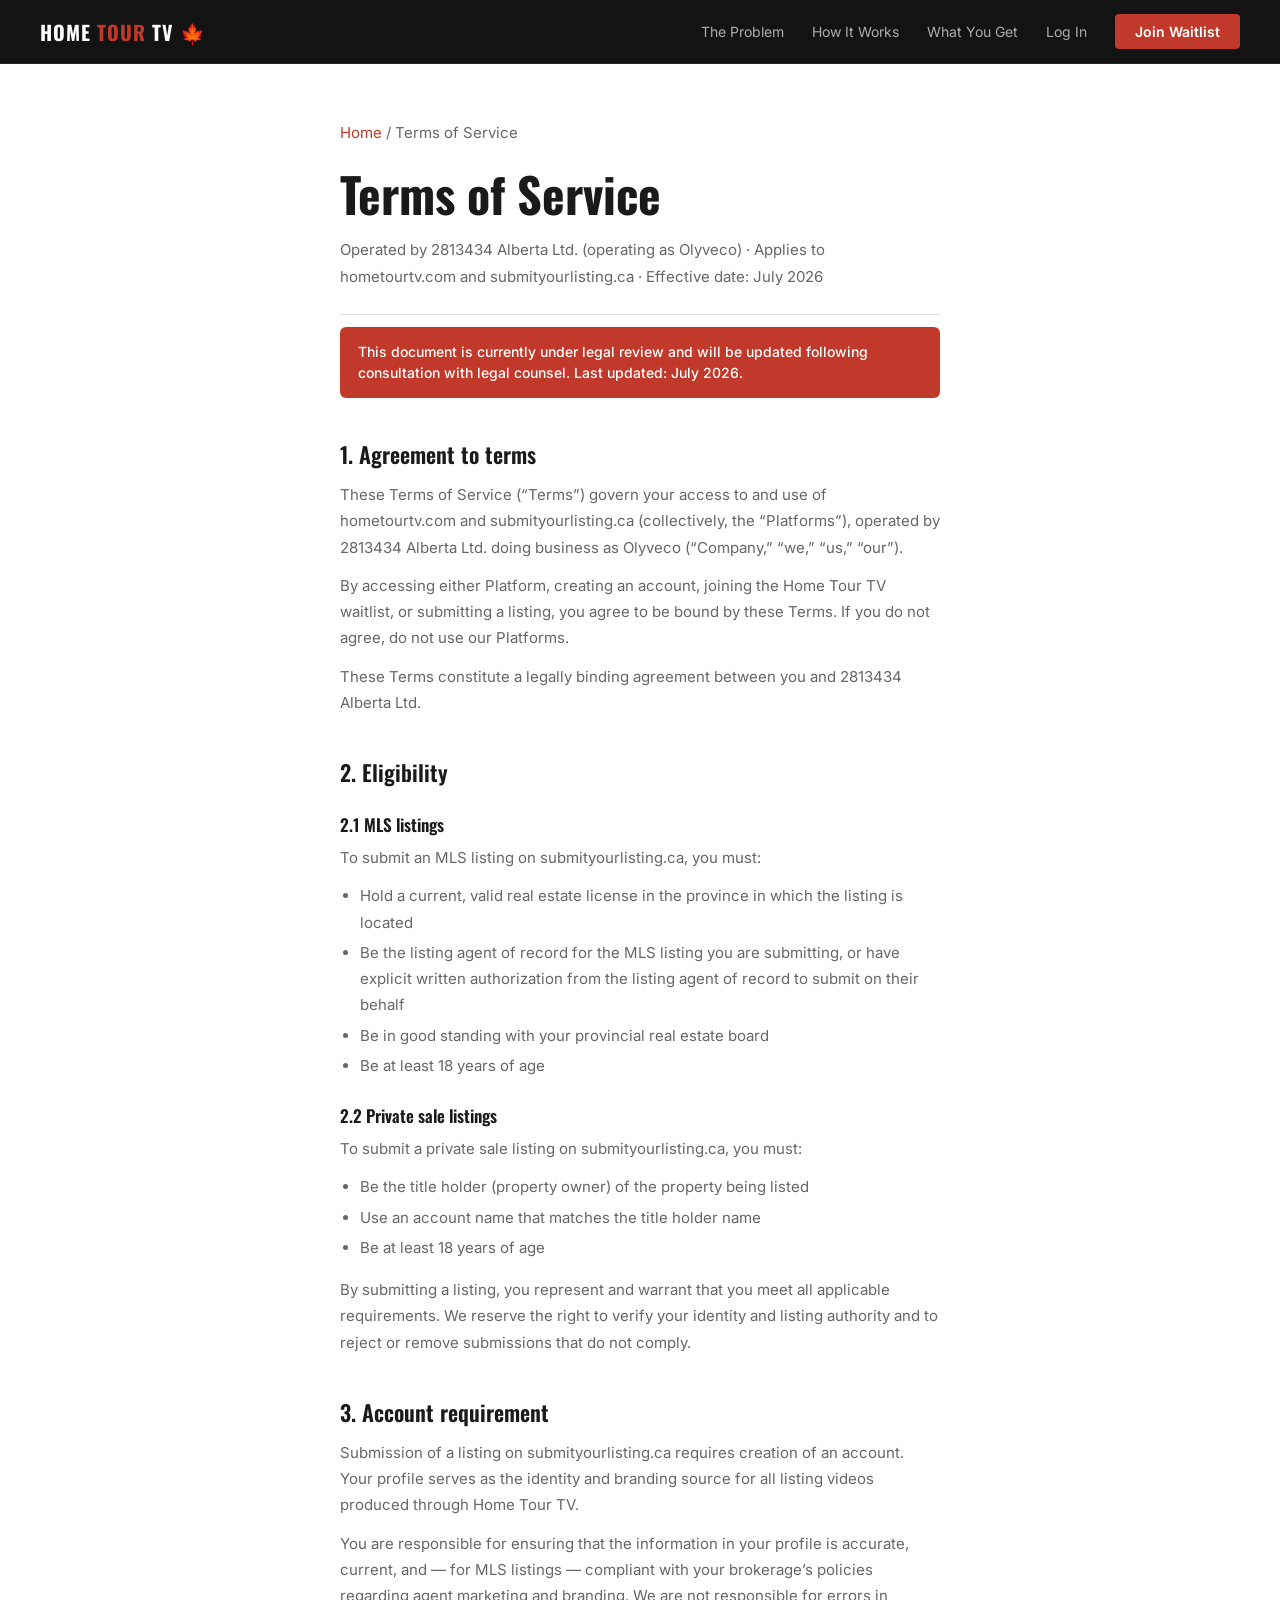
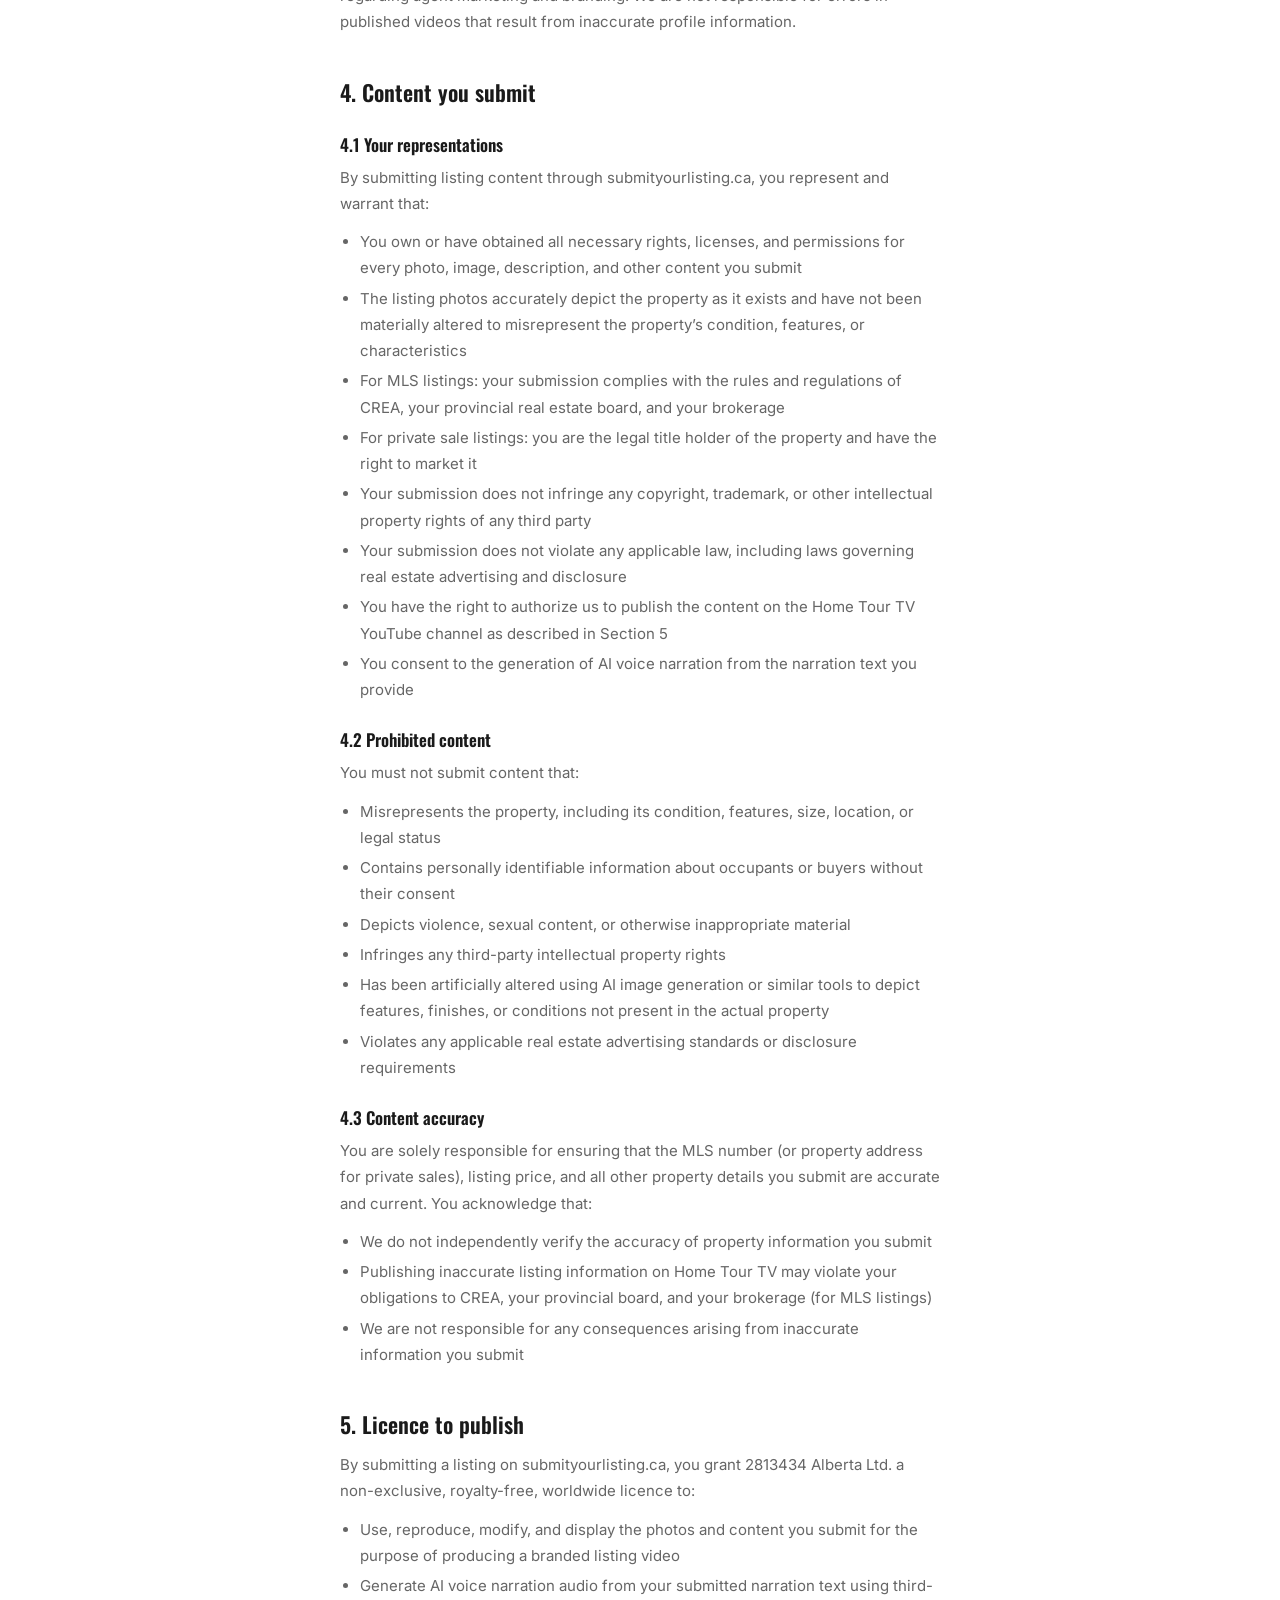
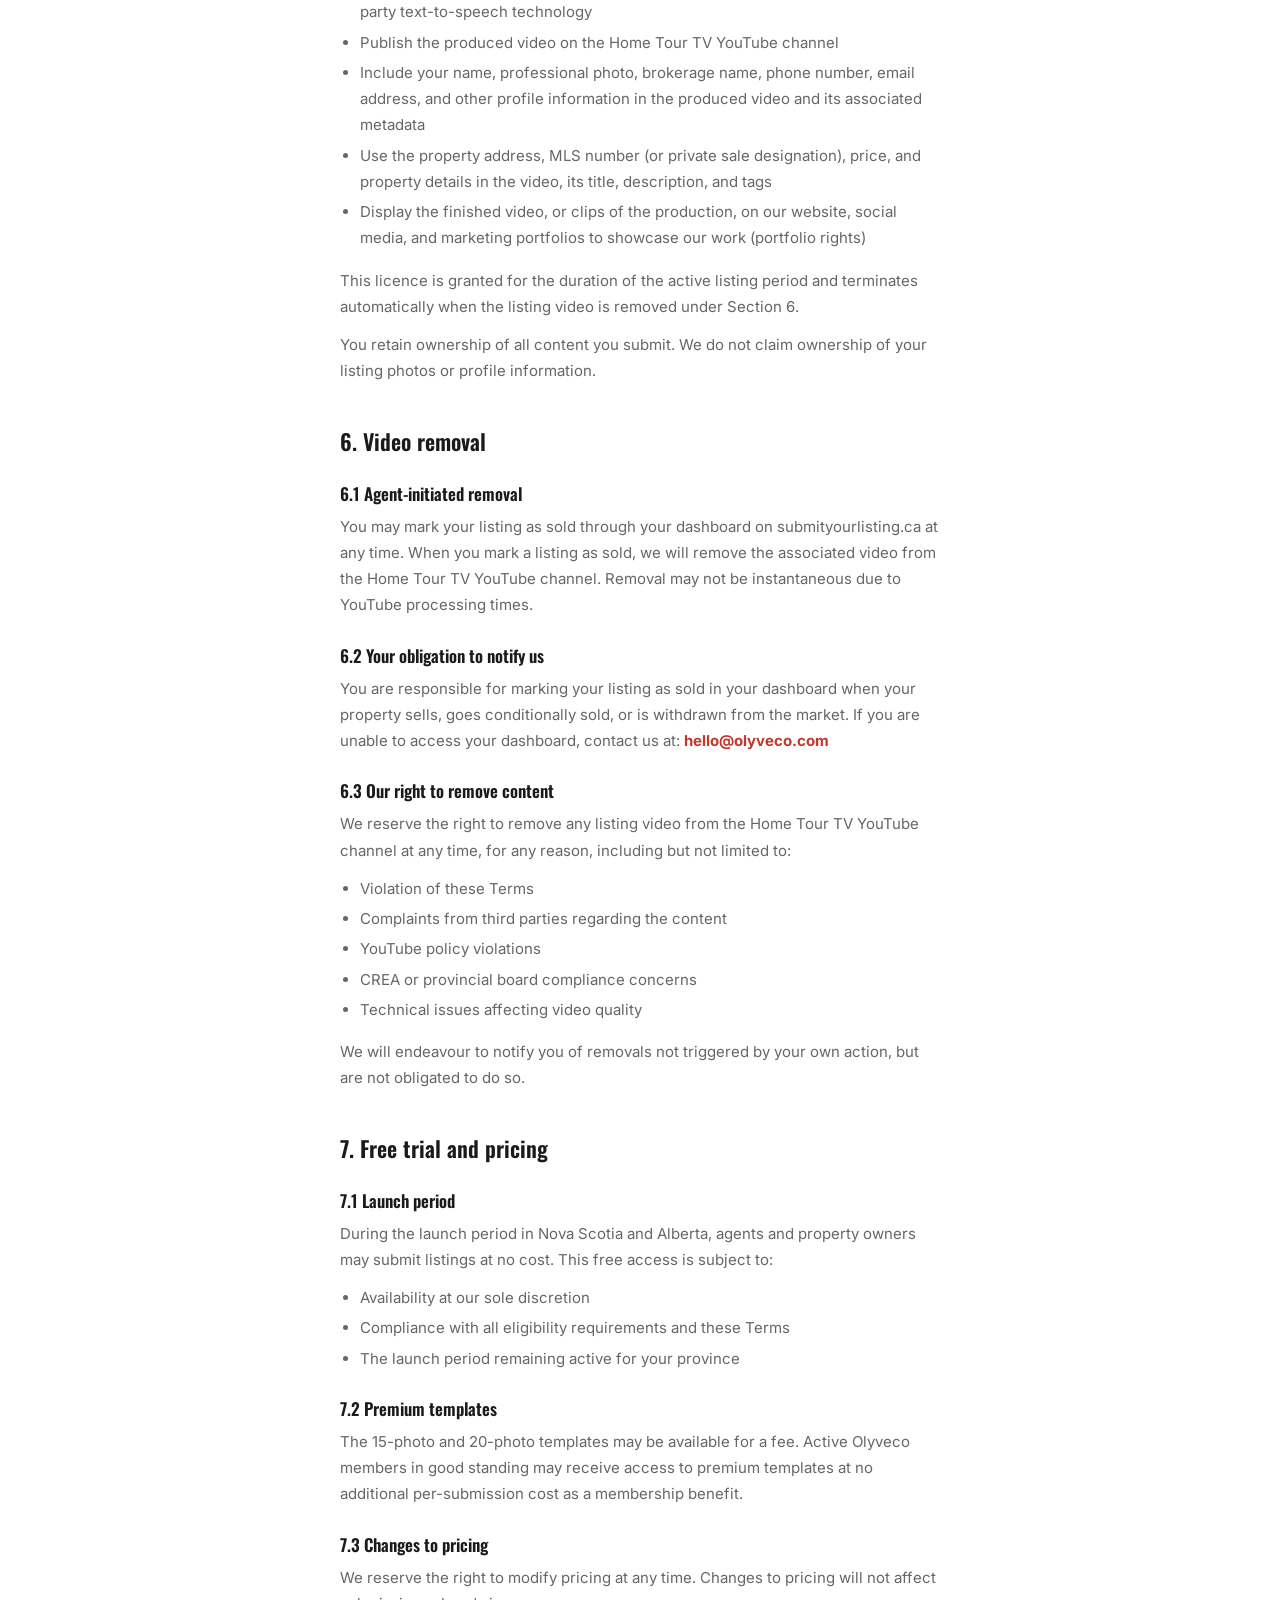
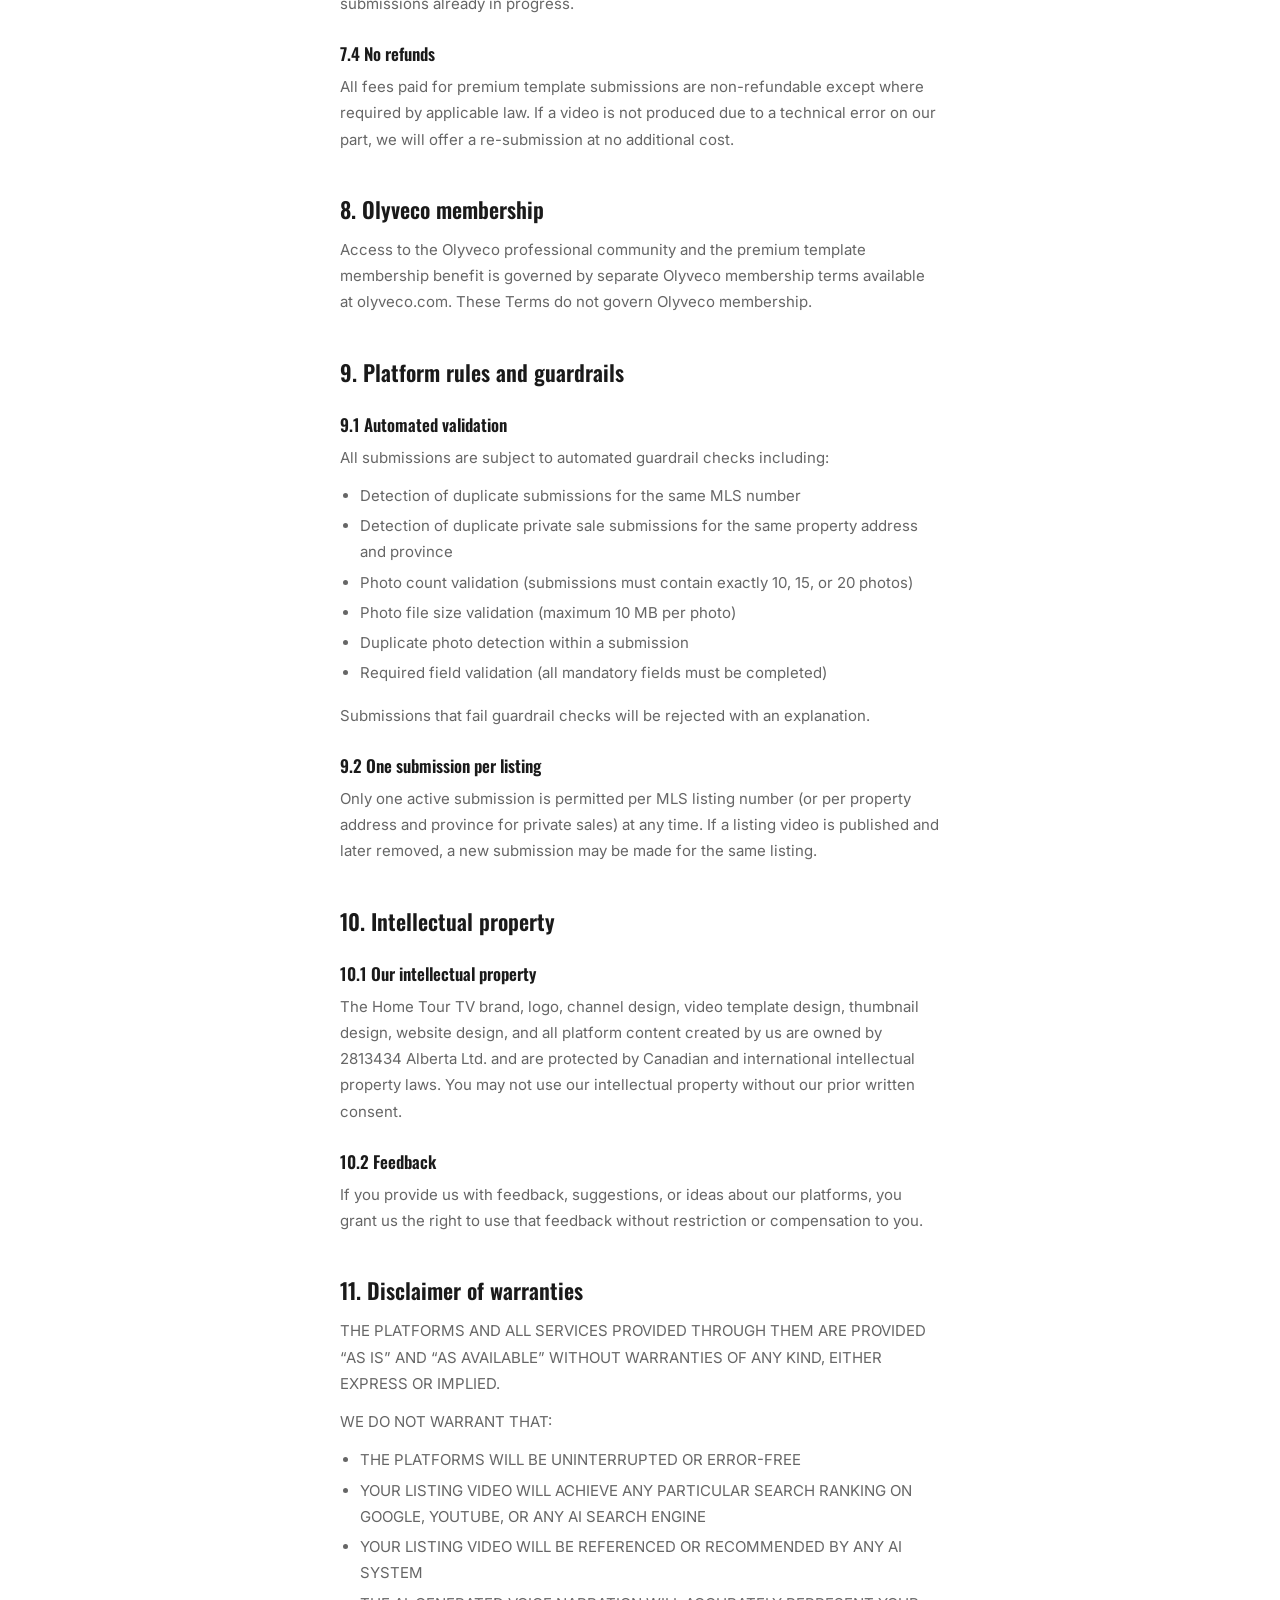
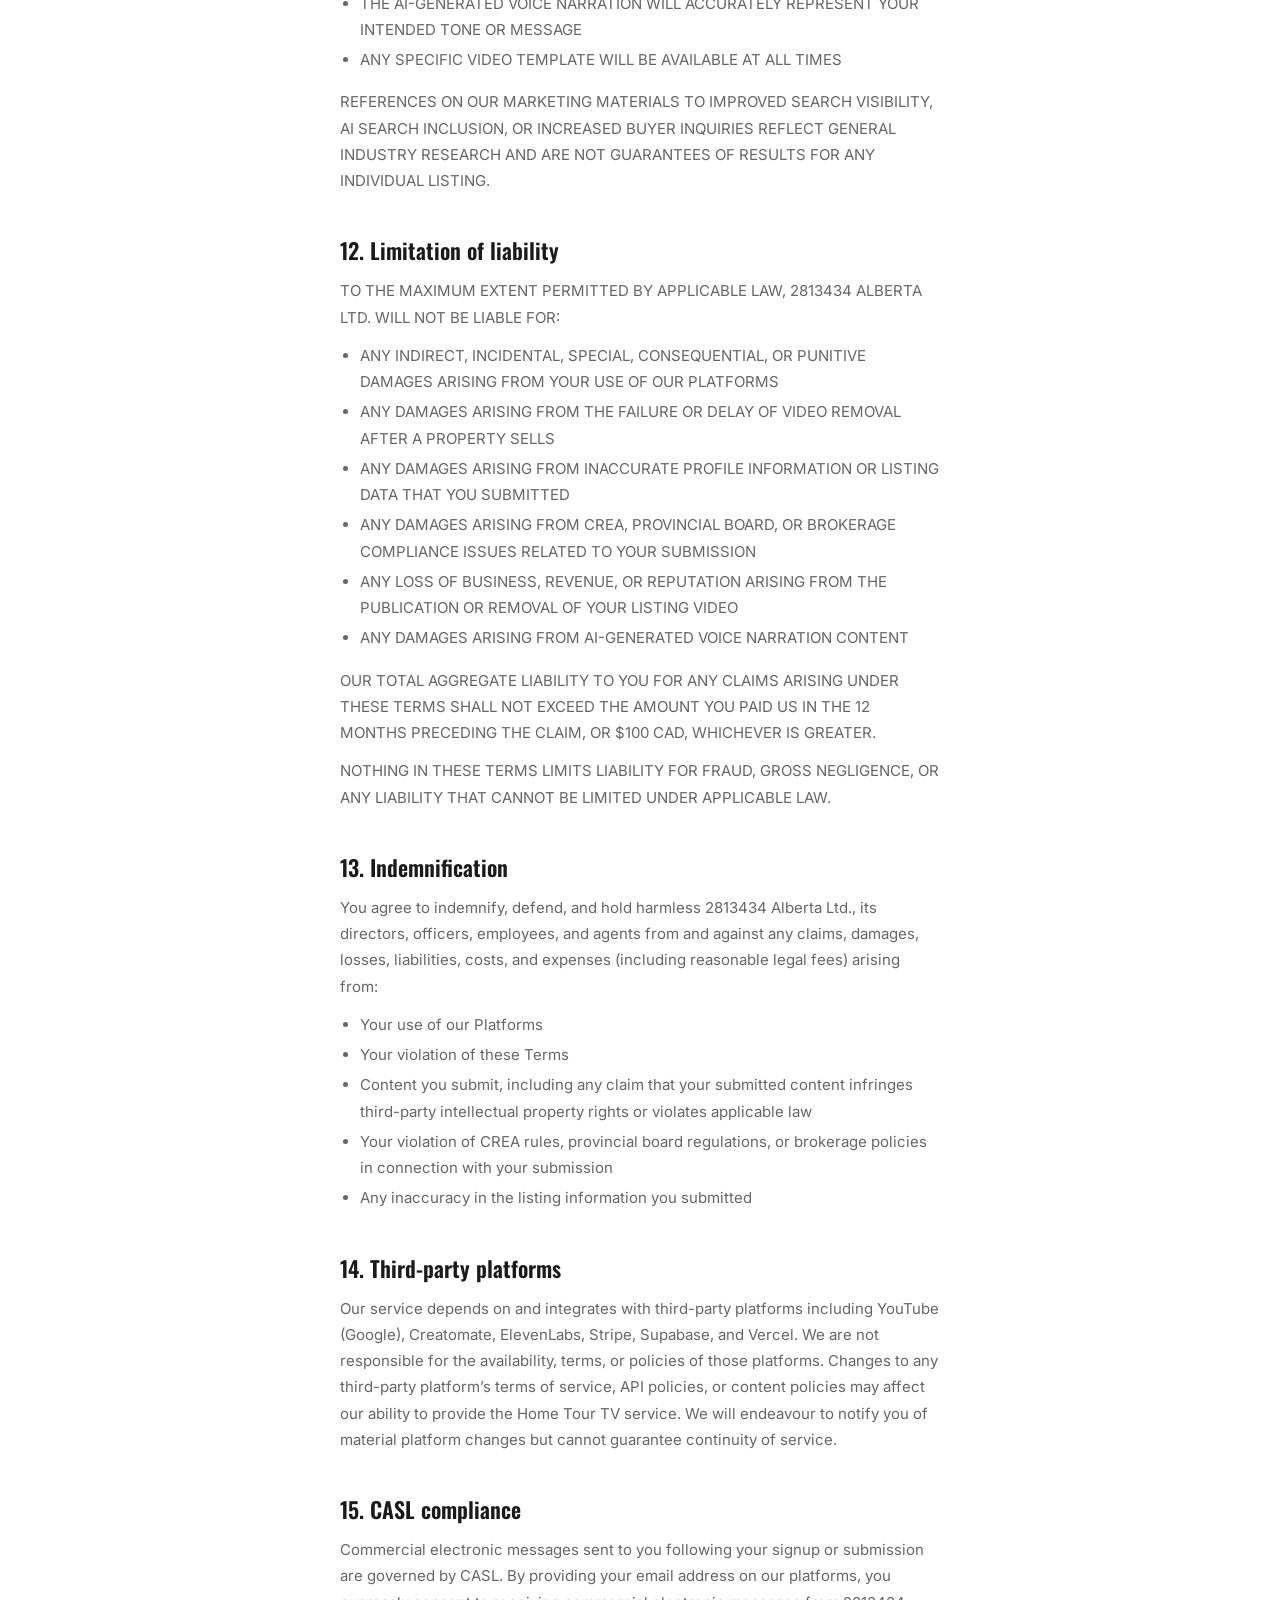
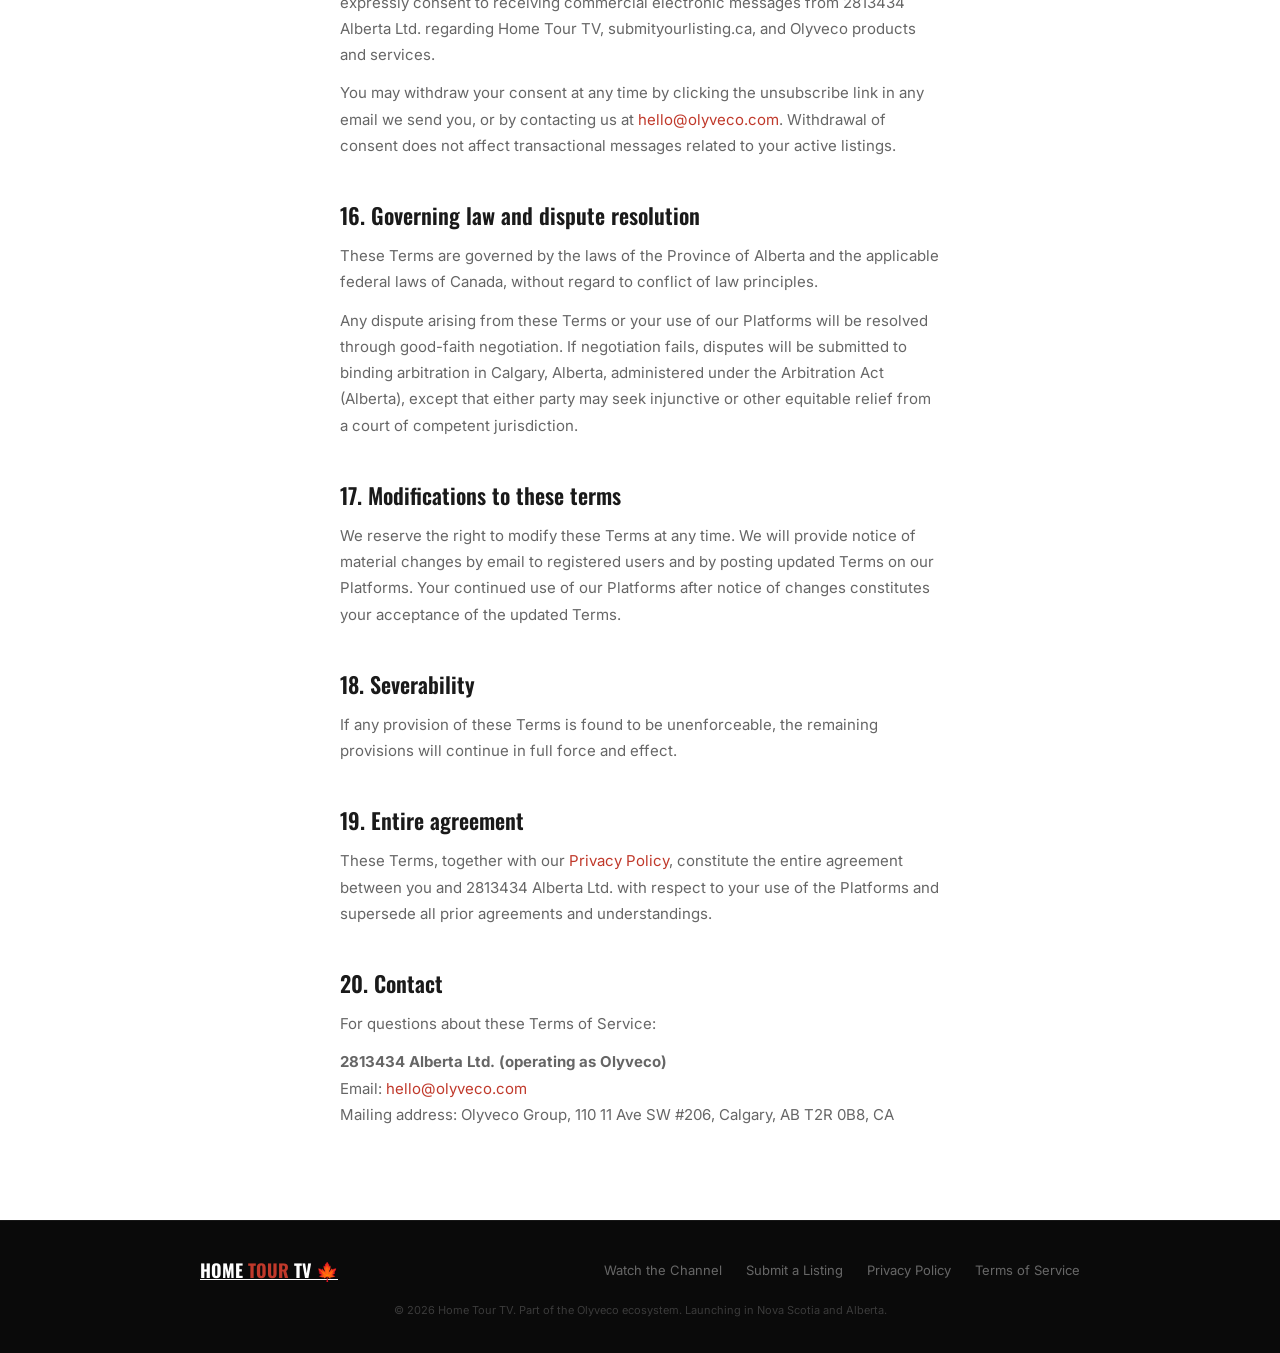
<file: terms-of-service.html>
<!DOCTYPE html>
<html lang="en">
<head>
<meta charset="UTF-8">
<meta name="viewport" content="width=device-width, initial-scale=1.0">
<title>Terms of Service — Home Tour TV</title>
<meta name="description" content="Terms of Service for Home Tour TV and submityourlisting.ca, operated by 2813434 Alberta Ltd. (Olyveco).">
<link rel="canonical" href="https://hometourtv.com/terms-of-service">
<link rel="icon" href="/images/favicon.png" type="image/png">
<link href="https://fonts.googleapis.com/css2?family=Oswald:wght@400;600;700&family=Inter:wght@400;500;600&display=swap" rel="stylesheet">
<link rel="stylesheet" href="/css/styles.css">
</head>
<body>

<nav>
  <a href="/" class="nav-logo-link"><div class="nav-logo">HOME <span>TOUR</span> TV &#127809;</div></a>
  <div class="nav-links">
    <a href="/#problem">The Problem</a>
    <a href="/#how">How It Works</a>
    <a href="/#features">What You Get</a>
    <a href="https://submityourlisting.ca/login">Log In</a>
    <a href="/#waitlist" class="nav-cta">Join Waitlist</a>
  </div>
</nav>

<div class="legal-page">
  <div class="legal-wrap">
    <p class="legal-breadcrumb"><a href="/">Home</a> / Terms of Service</p>
    <h1>Terms of Service</h1>
    <p class="legal-meta">Operated by 2813434 Alberta Ltd. (operating as Olyveco) &middot; Applies to hometourtv.com and submityourlisting.ca &middot; Effective date: July 2026</p>

    <div class="legal-banner">
      This document is currently under legal review and will be updated following consultation with legal counsel. Last updated: July 2026.
    </div>

    <h2>1. Agreement to terms</h2>
    <p>These Terms of Service (&ldquo;Terms&rdquo;) govern your access to and use of hometourtv.com and submityourlisting.ca (collectively, the &ldquo;Platforms&rdquo;), operated by 2813434 Alberta Ltd. doing business as Olyveco (&ldquo;Company,&rdquo; &ldquo;we,&rdquo; &ldquo;us,&rdquo; &ldquo;our&rdquo;).</p>
    <p>By accessing either Platform, creating an account, joining the Home Tour TV waitlist, or submitting a listing, you agree to be bound by these Terms. If you do not agree, do not use our Platforms.</p>
    <p>These Terms constitute a legally binding agreement between you and 2813434 Alberta Ltd.</p>

    <h2>2. Eligibility</h2>
    <h3>2.1 MLS listings</h3>
    <p>To submit an MLS listing on submityourlisting.ca, you must:</p>
    <ul>
      <li>Hold a current, valid real estate license in the province in which the listing is located</li>
      <li>Be the listing agent of record for the MLS listing you are submitting, or have explicit written authorization from the listing agent of record to submit on their behalf</li>
      <li>Be in good standing with your provincial real estate board</li>
      <li>Be at least 18 years of age</li>
    </ul>
    <h3>2.2 Private sale listings</h3>
    <p>To submit a private sale listing on submityourlisting.ca, you must:</p>
    <ul>
      <li>Be the title holder (property owner) of the property being listed</li>
      <li>Use an account name that matches the title holder name</li>
      <li>Be at least 18 years of age</li>
    </ul>
    <p>By submitting a listing, you represent and warrant that you meet all applicable requirements. We reserve the right to verify your identity and listing authority and to reject or remove submissions that do not comply.</p>

    <h2>3. Account requirement</h2>
    <p>Submission of a listing on submityourlisting.ca requires creation of an account. Your profile serves as the identity and branding source for all listing videos produced through Home Tour TV.</p>
    <p>You are responsible for ensuring that the information in your profile is accurate, current, and &mdash; for MLS listings &mdash; compliant with your brokerage&rsquo;s policies regarding agent marketing and branding. We are not responsible for errors in published videos that result from inaccurate profile information.</p>

    <h2>4. Content you submit</h2>
    <h3>4.1 Your representations</h3>
    <p>By submitting listing content through submityourlisting.ca, you represent and warrant that:</p>
    <ul>
      <li>You own or have obtained all necessary rights, licenses, and permissions for every photo, image, description, and other content you submit</li>
      <li>The listing photos accurately depict the property as it exists and have not been materially altered to misrepresent the property&rsquo;s condition, features, or characteristics</li>
      <li>For MLS listings: your submission complies with the rules and regulations of CREA, your provincial real estate board, and your brokerage</li>
      <li>For private sale listings: you are the legal title holder of the property and have the right to market it</li>
      <li>Your submission does not infringe any copyright, trademark, or other intellectual property rights of any third party</li>
      <li>Your submission does not violate any applicable law, including laws governing real estate advertising and disclosure</li>
      <li>You have the right to authorize us to publish the content on the Home Tour TV YouTube channel as described in Section 5</li>
      <li>You consent to the generation of AI voice narration from the narration text you provide</li>
    </ul>
    <h3>4.2 Prohibited content</h3>
    <p>You must not submit content that:</p>
    <ul>
      <li>Misrepresents the property, including its condition, features, size, location, or legal status</li>
      <li>Contains personally identifiable information about occupants or buyers without their consent</li>
      <li>Depicts violence, sexual content, or otherwise inappropriate material</li>
      <li>Infringes any third-party intellectual property rights</li>
      <li>Has been artificially altered using AI image generation or similar tools to depict features, finishes, or conditions not present in the actual property</li>
      <li>Violates any applicable real estate advertising standards or disclosure requirements</li>
    </ul>
    <h3>4.3 Content accuracy</h3>
    <p>You are solely responsible for ensuring that the MLS number (or property address for private sales), listing price, and all other property details you submit are accurate and current. You acknowledge that:</p>
    <ul>
      <li>We do not independently verify the accuracy of property information you submit</li>
      <li>Publishing inaccurate listing information on Home Tour TV may violate your obligations to CREA, your provincial board, and your brokerage (for MLS listings)</li>
      <li>We are not responsible for any consequences arising from inaccurate information you submit</li>
    </ul>

    <h2>5. Licence to publish</h2>
    <p>By submitting a listing on submityourlisting.ca, you grant 2813434 Alberta Ltd. a non-exclusive, royalty-free, worldwide licence to:</p>
    <ul>
      <li>Use, reproduce, modify, and display the photos and content you submit for the purpose of producing a branded listing video</li>
      <li>Generate AI voice narration audio from your submitted narration text using third-party text-to-speech technology</li>
      <li>Publish the produced video on the Home Tour TV YouTube channel</li>
      <li>Include your name, professional photo, brokerage name, phone number, email address, and other profile information in the produced video and its associated metadata</li>
      <li>Use the property address, MLS number (or private sale designation), price, and property details in the video, its title, description, and tags</li>
      <li>Display the finished video, or clips of the production, on our website, social media, and marketing portfolios to showcase our work (portfolio rights)</li>
    </ul>
    <p>This licence is granted for the duration of the active listing period and terminates automatically when the listing video is removed under Section 6.</p>
    <p>You retain ownership of all content you submit. We do not claim ownership of your listing photos or profile information.</p>

    <h2>6. Video removal</h2>
    <h3>6.1 Agent-initiated removal</h3>
    <p>You may mark your listing as sold through your dashboard on submityourlisting.ca at any time. When you mark a listing as sold, we will remove the associated video from the Home Tour TV YouTube channel. Removal may not be instantaneous due to YouTube processing times.</p>
    <h3>6.2 Your obligation to notify us</h3>
    <p>You are responsible for marking your listing as sold in your dashboard when your property sells, goes conditionally sold, or is withdrawn from the market. If you are unable to access your dashboard, contact us at: <strong><a href="mailto:hello@olyveco.com">hello@olyveco.com</a></strong></p>
    <h3>6.3 Our right to remove content</h3>
    <p>We reserve the right to remove any listing video from the Home Tour TV YouTube channel at any time, for any reason, including but not limited to:</p>
    <ul>
      <li>Violation of these Terms</li>
      <li>Complaints from third parties regarding the content</li>
      <li>YouTube policy violations</li>
      <li>CREA or provincial board compliance concerns</li>
      <li>Technical issues affecting video quality</li>
    </ul>
    <p>We will endeavour to notify you of removals not triggered by your own action, but are not obligated to do so.</p>

    <h2>7. Free trial and pricing</h2>
    <h3>7.1 Launch period</h3>
    <p>During the launch period in Nova Scotia and Alberta, agents and property owners may submit listings at no cost. This free access is subject to:</p>
    <ul>
      <li>Availability at our sole discretion</li>
      <li>Compliance with all eligibility requirements and these Terms</li>
      <li>The launch period remaining active for your province</li>
    </ul>
    <h3>7.2 Premium templates</h3>
    <p>The 15-photo and 20-photo templates may be available for a fee. Active Olyveco members in good standing may receive access to premium templates at no additional per-submission cost as a membership benefit.</p>
    <h3>7.3 Changes to pricing</h3>
    <p>We reserve the right to modify pricing at any time. Changes to pricing will not affect submissions already in progress.</p>
    <h3>7.4 No refunds</h3>
    <p>All fees paid for premium template submissions are non-refundable except where required by applicable law. If a video is not produced due to a technical error on our part, we will offer a re-submission at no additional cost.</p>

    <h2>8. Olyveco membership</h2>
    <p>Access to the Olyveco professional community and the premium template membership benefit is governed by separate Olyveco membership terms available at olyveco.com. These Terms do not govern Olyveco membership.</p>

    <h2>9. Platform rules and guardrails</h2>
    <h3>9.1 Automated validation</h3>
    <p>All submissions are subject to automated guardrail checks including:</p>
    <ul>
      <li>Detection of duplicate submissions for the same MLS number</li>
      <li>Detection of duplicate private sale submissions for the same property address and province</li>
      <li>Photo count validation (submissions must contain exactly 10, 15, or 20 photos)</li>
      <li>Photo file size validation (maximum 10 MB per photo)</li>
      <li>Duplicate photo detection within a submission</li>
      <li>Required field validation (all mandatory fields must be completed)</li>
    </ul>
    <p>Submissions that fail guardrail checks will be rejected with an explanation.</p>
    <h3>9.2 One submission per listing</h3>
    <p>Only one active submission is permitted per MLS listing number (or per property address and province for private sales) at any time. If a listing video is published and later removed, a new submission may be made for the same listing.</p>

    <h2>10. Intellectual property</h2>
    <h3>10.1 Our intellectual property</h3>
    <p>The Home Tour TV brand, logo, channel design, video template design, thumbnail design, website design, and all platform content created by us are owned by 2813434 Alberta Ltd. and are protected by Canadian and international intellectual property laws. You may not use our intellectual property without our prior written consent.</p>
    <h3>10.2 Feedback</h3>
    <p>If you provide us with feedback, suggestions, or ideas about our platforms, you grant us the right to use that feedback without restriction or compensation to you.</p>

    <h2>11. Disclaimer of warranties</h2>
    <p>THE PLATFORMS AND ALL SERVICES PROVIDED THROUGH THEM ARE PROVIDED &ldquo;AS IS&rdquo; AND &ldquo;AS AVAILABLE&rdquo; WITHOUT WARRANTIES OF ANY KIND, EITHER EXPRESS OR IMPLIED.</p>
    <p>WE DO NOT WARRANT THAT:</p>
    <ul>
      <li>THE PLATFORMS WILL BE UNINTERRUPTED OR ERROR-FREE</li>
      <li>YOUR LISTING VIDEO WILL ACHIEVE ANY PARTICULAR SEARCH RANKING ON GOOGLE, YOUTUBE, OR ANY AI SEARCH ENGINE</li>
      <li>YOUR LISTING VIDEO WILL BE REFERENCED OR RECOMMENDED BY ANY AI SYSTEM</li>
      <li>THE AI-GENERATED VOICE NARRATION WILL ACCURATELY REPRESENT YOUR INTENDED TONE OR MESSAGE</li>
      <li>ANY SPECIFIC VIDEO TEMPLATE WILL BE AVAILABLE AT ALL TIMES</li>
    </ul>
    <p>REFERENCES ON OUR MARKETING MATERIALS TO IMPROVED SEARCH VISIBILITY, AI SEARCH INCLUSION, OR INCREASED BUYER INQUIRIES REFLECT GENERAL INDUSTRY RESEARCH AND ARE NOT GUARANTEES OF RESULTS FOR ANY INDIVIDUAL LISTING.</p>

    <h2>12. Limitation of liability</h2>
    <p>TO THE MAXIMUM EXTENT PERMITTED BY APPLICABLE LAW, 2813434 ALBERTA LTD. WILL NOT BE LIABLE FOR:</p>
    <ul>
      <li>ANY INDIRECT, INCIDENTAL, SPECIAL, CONSEQUENTIAL, OR PUNITIVE DAMAGES ARISING FROM YOUR USE OF OUR PLATFORMS</li>
      <li>ANY DAMAGES ARISING FROM THE FAILURE OR DELAY OF VIDEO REMOVAL AFTER A PROPERTY SELLS</li>
      <li>ANY DAMAGES ARISING FROM INACCURATE PROFILE INFORMATION OR LISTING DATA THAT YOU SUBMITTED</li>
      <li>ANY DAMAGES ARISING FROM CREA, PROVINCIAL BOARD, OR BROKERAGE COMPLIANCE ISSUES RELATED TO YOUR SUBMISSION</li>
      <li>ANY LOSS OF BUSINESS, REVENUE, OR REPUTATION ARISING FROM THE PUBLICATION OR REMOVAL OF YOUR LISTING VIDEO</li>
      <li>ANY DAMAGES ARISING FROM AI-GENERATED VOICE NARRATION CONTENT</li>
    </ul>
    <p>OUR TOTAL AGGREGATE LIABILITY TO YOU FOR ANY CLAIMS ARISING UNDER THESE TERMS SHALL NOT EXCEED THE AMOUNT YOU PAID US IN THE 12 MONTHS PRECEDING THE CLAIM, OR $100 CAD, WHICHEVER IS GREATER.</p>
    <p>NOTHING IN THESE TERMS LIMITS LIABILITY FOR FRAUD, GROSS NEGLIGENCE, OR ANY LIABILITY THAT CANNOT BE LIMITED UNDER APPLICABLE LAW.</p>

    <h2>13. Indemnification</h2>
    <p>You agree to indemnify, defend, and hold harmless 2813434 Alberta Ltd., its directors, officers, employees, and agents from and against any claims, damages, losses, liabilities, costs, and expenses (including reasonable legal fees) arising from:</p>
    <ul>
      <li>Your use of our Platforms</li>
      <li>Your violation of these Terms</li>
      <li>Content you submit, including any claim that your submitted content infringes third-party intellectual property rights or violates applicable law</li>
      <li>Your violation of CREA rules, provincial board regulations, or brokerage policies in connection with your submission</li>
      <li>Any inaccuracy in the listing information you submitted</li>
    </ul>

    <h2>14. Third-party platforms</h2>
    <p>Our service depends on and integrates with third-party platforms including YouTube (Google), Creatomate, ElevenLabs, Stripe, Supabase, and Vercel. We are not responsible for the availability, terms, or policies of those platforms. Changes to any third-party platform&rsquo;s terms of service, API policies, or content policies may affect our ability to provide the Home Tour TV service. We will endeavour to notify you of material platform changes but cannot guarantee continuity of service.</p>

    <h2>15. CASL compliance</h2>
    <p>Commercial electronic messages sent to you following your signup or submission are governed by CASL. By providing your email address on our platforms, you expressly consent to receiving commercial electronic messages from 2813434 Alberta Ltd. regarding Home Tour TV, submityourlisting.ca, and Olyveco products and services.</p>
    <p>You may withdraw your consent at any time by clicking the unsubscribe link in any email we send you, or by contacting us at <a href="mailto:hello@olyveco.com">hello@olyveco.com</a>. Withdrawal of consent does not affect transactional messages related to your active listings.</p>

    <h2>16. Governing law and dispute resolution</h2>
    <p>These Terms are governed by the laws of the Province of Alberta and the applicable federal laws of Canada, without regard to conflict of law principles.</p>
    <p>Any dispute arising from these Terms or your use of our Platforms will be resolved through good-faith negotiation. If negotiation fails, disputes will be submitted to binding arbitration in Calgary, Alberta, administered under the Arbitration Act (Alberta), except that either party may seek injunctive or other equitable relief from a court of competent jurisdiction.</p>

    <h2>17. Modifications to these terms</h2>
    <p>We reserve the right to modify these Terms at any time. We will provide notice of material changes by email to registered users and by posting updated Terms on our Platforms. Your continued use of our Platforms after notice of changes constitutes your acceptance of the updated Terms.</p>

    <h2>18. Severability</h2>
    <p>If any provision of these Terms is found to be unenforceable, the remaining provisions will continue in full force and effect.</p>

    <h2>19. Entire agreement</h2>
    <p>These Terms, together with our <a href="/privacy-policy">Privacy Policy</a>, constitute the entire agreement between you and 2813434 Alberta Ltd. with respect to your use of the Platforms and supersede all prior agreements and understandings.</p>

    <h2>20. Contact</h2>
    <p>For questions about these Terms of Service:</p>
    <p>
      <strong>2813434 Alberta Ltd. (operating as Olyveco)</strong><br>
      Email: <a href="mailto:hello@olyveco.com">hello@olyveco.com</a><br>
      Mailing address: Olyveco Group, 110 11 Ave SW #206, Calgary, AB T2R 0B8, CA
    </p>
  </div>
</div>

<footer>
  <div class="footer-row">
    <a href="/" class="footer-brand">HOME <span>TOUR</span> TV &#127809;</a>
    <div class="footer-nav">
      <a href="https://www.youtube.com/@HomeTourTV" target="_blank" rel="noopener">Watch the Channel</a>
      <a href="https://submityourlisting.ca">Submit a Listing</a>
      <a href="/privacy-policy">Privacy Policy</a>
      <a href="/terms-of-service">Terms of Service</a>
    </div>
  </div>
  <p class="footer-copy">&#169; 2026 Home Tour TV. Part of the Olyveco ecosystem. Launching in Nova Scotia and Alberta.</p>
</footer>

</body>
</html>
</file>
<file: css/styles.css>
/* === Reset & Variables === */
*, *::before, *::after { margin: 0; padding: 0; box-sizing: border-box; }

:root {
  --red: #C0392B;
  --red-dark: #8B1A1A;
  --black: #0A0A0A;
  --white: #FFFFFF;
  --gray: #F4F4F4;
  --text: #1A1A1A;
  --muted: #666666;
}

body {
  font-family: 'Inter', sans-serif;
  background: var(--white);
  color: var(--text);
  overflow-x: hidden;
}

/* === Navigation === */
nav {
  position: fixed;
  top: 0;
  left: 0;
  right: 0;
  z-index: 100;
  background: rgba(10, 10, 10, 0.96);
  backdrop-filter: blur(8px);
  -webkit-backdrop-filter: blur(8px);
  display: flex;
  align-items: center;
  justify-content: space-between;
  padding: 14px 40px;
  border-bottom: 1px solid rgba(255, 255, 255, 0.08);
}

.nav-logo {
  font-family: 'Oswald', sans-serif;
  font-weight: 700;
  font-size: 20px;
  color: var(--white);
  letter-spacing: 1px;
}

.nav-logo span { color: var(--red); }

.nav-links {
  display: flex;
  align-items: center;
  gap: 0;
}

.nav-links a {
  color: rgba(255, 255, 255, 0.65);
  text-decoration: none;
  font-size: 14px;
  margin-left: 28px;
  transition: color 0.2s;
}

.nav-links a:hover { color: var(--white); }

.nav-cta {
  background: var(--red) !important;
  color: var(--white) !important;
  padding: 9px 20px;
  border-radius: 4px;
  font-weight: 600;
  font-size: 13px;
}

/* === Hero === */
.hero {
  background: var(--black);
  min-height: 100vh;
  display: flex;
  flex-direction: column;
  justify-content: center;
  padding: 120px 40px 80px;
  position: relative;
  overflow: hidden;
}

.hero::before {
  content: '';
  position: absolute;
  top: 0;
  left: 0;
  right: 0;
  bottom: 0;
  background: radial-gradient(ellipse at 70% 50%, rgba(192, 57, 43, 0.08) 0%, transparent 70%);
  pointer-events: none;
}

.hero-inner {
  max-width: 800px;
  position: relative;
}

.hero-eyebrow {
  display: inline-flex;
  align-items: center;
  gap: 8px;
  background: rgba(192, 57, 43, 0.15);
  border: 1px solid rgba(192, 57, 43, 0.3);
  border-radius: 3px;
  padding: 6px 14px;
  margin-bottom: 32px;
}

.hero-eyebrow span {
  font-size: 12px;
  font-weight: 600;
  color: var(--red);
  text-transform: uppercase;
  letter-spacing: 2px;
}

.hero h1 {
  font-family: 'Oswald', sans-serif;
  font-weight: 700;
  font-size: clamp(52px, 8vw, 96px);
  line-height: 0.92;
  color: var(--white);
  letter-spacing: -1px;
  margin-bottom: 28px;
}

.hero h1 em {
  color: var(--red);
  font-style: normal;
}

.hero-sub {
  font-size: 18px;
  color: rgba(255, 255, 255, 0.62);
  line-height: 1.65;
  max-width: 520px;
  margin-bottom: 44px;
}

.hero-actions {
  display: flex;
  gap: 16px;
  flex-wrap: wrap;
  align-items: center;
}

.btn-primary {
  background: var(--red);
  color: var(--white);
  padding: 16px 32px;
  border-radius: 4px;
  font-weight: 600;
  font-size: 15px;
  text-decoration: none;
  display: inline-block;
  transition: background 0.2s;
  border: none;
  cursor: pointer;
}

.btn-primary:hover { background: var(--red-dark); }

.btn-ghost {
  background: transparent;
  color: rgba(255, 255, 255, 0.75);
  padding: 16px 32px;
  border-radius: 4px;
  font-weight: 500;
  font-size: 15px;
  text-decoration: none;
  display: inline-flex;
  align-items: center;
  gap: 10px;
  border: 1px solid rgba(255, 255, 255, 0.18);
  transition: all 0.2s;
}

.btn-ghost:hover {
  border-color: rgba(255, 255, 255, 0.45);
  color: var(--white);
}

.play-dot {
  width: 20px;
  height: 20px;
  background: var(--white);
  border-radius: 50%;
  display: flex;
  align-items: center;
  justify-content: center;
  flex-shrink: 0;
}

.play-dot::after {
  content: '';
  border-left: 7px solid var(--black);
  border-top: 4px solid transparent;
  border-bottom: 4px solid transparent;
  margin-left: 2px;
}

.hero-footnote {
  margin-top: 28px;
  font-size: 13px;
  color: rgba(255, 255, 255, 0.3);
}

/* === News Ticker === */
.ticker {
  background: var(--red);
  padding: 13px 0;
  overflow: hidden;
  white-space: nowrap;
}

.ticker-inner {
  display: inline-flex;
  animation: scroll 32s linear infinite;
}

.tick {
  font-family: 'Oswald', sans-serif;
  font-weight: 600;
  font-size: 13px;
  color: var(--white);
  letter-spacing: 2px;
  text-transform: uppercase;
  padding: 0 44px;
}

.tick-sep { color: rgba(255, 255, 255, 0.4); }

@keyframes scroll {
  0% { transform: translateX(0); }
  100% { transform: translateX(-50%); }
}

@media (prefers-reduced-motion: reduce) {
  .ticker-inner { animation: none; }
}

/* === Stats Bar === */
.stats-bar {
  background: var(--black);
  border-top: 1px solid rgba(255, 255, 255, 0.05);
  padding: 48px 40px;
}

.stats-row {
  max-width: 860px;
  margin: 0 auto;
  display: grid;
  grid-template-columns: repeat(3, 1fr);
  gap: 32px;
}

.stat { text-align: center; }

.stat-fig {
  font-family: 'Oswald', sans-serif;
  font-weight: 700;
  font-size: 56px;
  color: var(--red);
  line-height: 1;
  margin-bottom: 10px;
}

.stat-desc {
  font-size: 13px;
  color: rgba(255, 255, 255, 0.5);
  line-height: 1.55;
  max-width: 150px;
  margin: 0 auto;
}

/* === Shared Section Styles === */
.section { padding: 80px 40px; }
.wrap { max-width: 880px; margin: 0 auto; }

.eyebrow {
  font-size: 11px;
  font-weight: 700;
  color: var(--red);
  text-transform: uppercase;
  letter-spacing: 2.5px;
  margin-bottom: 16px;
}

.headline {
  font-family: 'Oswald', sans-serif;
  font-weight: 700;
  font-size: clamp(34px, 4.5vw, 56px);
  line-height: 1.02;
  margin-bottom: 20px;
}

.body-text {
  font-size: 16px;
  color: var(--muted);
  line-height: 1.72;
  max-width: 560px;
}

/* === Problem Section === */
.problem-bg { background: var(--gray); }

.problem-grid {
  display: grid;
  grid-template-columns: 1fr 1fr;
  gap: 52px;
  align-items: center;
  margin-top: 48px;
}

.vis {
  background: var(--black);
  border-radius: 10px;
  padding: 28px;
}

.vis-label {
  font-size: 10px;
  color: var(--red);
  font-weight: 700;
  letter-spacing: 2px;
  text-transform: uppercase;
  margin-bottom: 18px;
}

.search-pill {
  background: rgba(255, 255, 255, 0.06);
  border: 1px solid rgba(255, 255, 255, 0.1);
  border-radius: 6px;
  padding: 12px 14px;
  display: flex;
  align-items: center;
  gap: 10px;
  margin-bottom: 18px;
}

.search-pill span {
  font-size: 13px;
  color: rgba(255, 255, 255, 0.65);
}

.results-label {
  font-size: 10px;
  color: rgba(255, 255, 255, 0.28);
  margin-bottom: 10px;
  letter-spacing: 1px;
  text-transform: uppercase;
}

.result {
  border-left: 3px solid var(--red);
  background: rgba(255, 255, 255, 0.04);
  padding: 12px 14px;
  border-radius: 0 5px 5px 0;
  margin-bottom: 8px;
}

.result p {
  font-size: 12px;
  color: rgba(255, 255, 255, 0.8);
  line-height: 1.5;
}

.result .src {
  font-size: 11px;
  color: var(--red);
  margin-top: 5px;
}

.result-dim {
  border-left-color: rgba(255, 255, 255, 0.08);
  opacity: 0.35;
}

.result-dim .src { color: rgba(255, 255, 255, 0.2); }

.no-show {
  font-size: 11px;
  color: rgba(255, 255, 255, 0.2);
  text-align: center;
  margin-top: 14px;
  font-style: italic;
}

/* === How It Works === */
.steps-row {
  display: grid;
  grid-template-columns: repeat(3, 1fr);
  gap: 36px;
  margin-top: 56px;
  position: relative;
}

.step { position: relative; }

.step-num {
  font-family: 'Oswald', sans-serif;
  font-size: 80px;
  font-weight: 700;
  color: rgba(192, 57, 43, 0.1);
  line-height: 1;
  margin-bottom: -18px;
}

.step-icon {
  width: 50px;
  height: 50px;
  background: rgba(192, 57, 43, 0.1);
  border-radius: 10px;
  display: flex;
  align-items: center;
  justify-content: center;
  font-size: 24px;
  margin-bottom: 18px;
}

.step h3 {
  font-family: 'Oswald', sans-serif;
  font-size: 22px;
  font-weight: 600;
  margin-bottom: 10px;
}

.step p {
  font-size: 14px;
  color: var(--muted);
  line-height: 1.65;
}

.step-arrow {
  position: absolute;
  right: -22px;
  top: 38px;
  font-size: 22px;
  color: rgba(192, 57, 43, 0.25);
  font-weight: 300;
}

/* === Features (Dark) === */
.dark-section {
  background: var(--black);
  padding: 80px 40px;
}

.dark-section .eyebrow { color: var(--red); }
.dark-section .headline { color: var(--white); }

.dark-section .body-text {
  color: rgba(255, 255, 255, 0.5);
  margin-bottom: 48px;
}

.features-grid {
  display: grid;
  grid-template-columns: repeat(2, 1fr);
  gap: 2px;
  background: rgba(255, 255, 255, 0.05);
  border-radius: 10px;
  overflow: hidden;
}

.feat {
  background: rgba(255, 255, 255, 0.03);
  padding: 28px;
  transition: background 0.2s;
}

.feat:hover { background: rgba(255, 255, 255, 0.06); }
.feat-ico { font-size: 26px; margin-bottom: 12px; }

.feat h4 {
  font-family: 'Oswald', sans-serif;
  font-size: 19px;
  font-weight: 600;
  color: var(--white);
  margin-bottom: 8px;
}

.feat p {
  font-size: 13px;
  color: rgba(255, 255, 255, 0.48);
  line-height: 1.65;
}

/* === Waitlist Form === */
.form-bg {
  background: var(--red);
  padding: 88px 40px;
}

.form-wrap {
  max-width: 660px;
  margin: 0 auto;
  text-align: center;
}

.form-wrap .eyebrow { color: rgba(255, 255, 255, 0.65); }
.form-wrap .headline { color: var(--white); margin-bottom: 12px; }

.form-wrap .body-text {
  color: rgba(255, 255, 255, 0.78);
  margin: 0 auto 40px;
  max-width: 480px;
}

.field-group {
  display: flex;
  flex-direction: column;
  gap: 14px;
  text-align: left;
}

.field-row {
  display: grid;
  grid-template-columns: 1fr 1fr;
  gap: 14px;
}

.field-group input,
.field-group select {
  background: rgba(255, 255, 255, 0.14);
  border: 1px solid rgba(255, 255, 255, 0.22);
  border-radius: 5px;
  padding: 14px 16px;
  font-size: 15px;
  color: var(--white);
  font-family: 'Inter', sans-serif;
  width: 100%;
  outline: none;
  transition: border 0.2s;
}

.field-group input::placeholder { color: rgba(255, 255, 255, 0.45); }

.field-group input:focus,
.field-group select:focus {
  border-color: rgba(255, 255, 255, 0.55);
}

.field-group select {
  appearance: none;
  -webkit-appearance: none;
  cursor: pointer;
}

.field-group select option { background: #8B1A1A; }

.field-group input.field-error,
.field-group select.field-error {
  border-color: rgba(255, 255, 255, 0.9);
}

.submit-btn {
  background: var(--white);
  color: var(--red);
  border: none;
  border-radius: 5px;
  padding: 17px;
  font-size: 15px;
  font-weight: 700;
  font-family: 'Oswald', sans-serif;
  letter-spacing: 1.5px;
  text-transform: uppercase;
  cursor: pointer;
  width: 100%;
  transition: all 0.2s;
  margin-top: 4px;
}

.submit-btn:hover {
  background: var(--black);
  color: var(--white);
}

.submit-btn:disabled {
  opacity: 0.6;
  cursor: not-allowed;
}

.form-fine {
  font-size: 12px;
  color: rgba(255, 255, 255, 0.5);
  margin-top: 10px;
  text-align: center;
}

.success-box {
  display: none;
  background: rgba(255, 255, 255, 0.18);
  border-radius: 10px;
  padding: 32px;
  text-align: center;
}

.success-box h3 {
  font-family: 'Oswald', sans-serif;
  font-size: 28px;
  color: var(--white);
  margin-bottom: 10px;
}

.success-box p {
  font-size: 14px;
  color: rgba(255, 255, 255, 0.82);
  line-height: 1.6;
}

/* === Footer === */
footer {
  background: var(--black);
  border-top: 1px solid rgba(255, 255, 255, 0.06);
  padding: 36px 40px;
}

.footer-row {
  max-width: 880px;
  margin: 0 auto;
  display: flex;
  align-items: center;
  justify-content: space-between;
  flex-wrap: wrap;
  gap: 16px;
}

.footer-brand {
  font-family: 'Oswald', sans-serif;
  font-weight: 700;
  font-size: 18px;
  color: var(--white);
}

.footer-brand span { color: var(--red); }

.footer-nav {
  display: flex;
  gap: 24px;
}

.footer-nav a {
  font-size: 13px;
  color: rgba(255, 255, 255, 0.38);
  text-decoration: none;
  transition: color 0.2s;
}

.footer-nav a:hover { color: rgba(255, 255, 255, 0.75); }

.footer-copy {
  max-width: 880px;
  margin: 20px auto 0;
  font-size: 11px;
  color: rgba(255, 255, 255, 0.2);
  text-align: center;
}

/* === Legal Pages === */
.legal-page {
  padding: 120px 40px 80px;
  max-width: 680px;
  margin: 0 auto;
}

.legal-banner {
  background: var(--red);
  color: var(--white);
  border-radius: 6px;
  padding: 14px 18px;
  margin-bottom: 32px;
  font-size: 14px;
  line-height: 1.55;
  font-weight: 500;
}

.legal-breadcrumb {
  font-size: 13px;
  color: var(--muted);
  margin-bottom: 12px;
}

.legal-breadcrumb a {
  color: var(--muted);
  text-decoration: none;
}

.legal-breadcrumb a:hover { color: var(--red); }

.legal-page h1 {
  font-family: 'Oswald', sans-serif;
  font-weight: 700;
  font-size: clamp(32px, 4vw, 48px);
  margin-bottom: 8px;
}

.legal-meta {
  font-size: 13px;
  color: var(--muted);
  margin-bottom: 48px;
  padding-bottom: 24px;
  border-bottom: 1px solid #e0e0e0;
}

.legal-wrap h2 {
  font-family: 'Oswald', sans-serif;
  font-weight: 600;
  font-size: 22px;
  margin: 40px 0 12px;
  color: var(--text);
}

.legal-wrap h3 {
  font-family: 'Oswald', sans-serif;
  font-weight: 600;
  font-size: 17px;
  margin: 24px 0 8px;
  color: var(--text);
}

.legal-wrap p {
  font-size: 15px;
  color: var(--muted);
  line-height: 1.75;
  margin-bottom: 12px;
}

.legal-wrap ul {
  margin: 0 0 16px 20px;
  font-size: 15px;
  color: var(--muted);
  line-height: 1.75;
}

.legal-wrap ul li {
  margin-bottom: 4px;
}

.legal-wrap a {
  color: var(--red);
  text-decoration: none;
}

.legal-wrap a:hover { text-decoration: underline; }

.legal-table {
  width: 100%;
  border-collapse: collapse;
  margin: 16px 0 24px;
  font-size: 14px;
}

.legal-table th,
.legal-table td {
  text-align: left;
  padding: 10px 14px;
  border-bottom: 1px solid #e0e0e0;
}

.legal-table th {
  font-weight: 600;
  color: var(--text);
  background: var(--gray);
}

.legal-table td {
  color: var(--muted);
}

.nav-logo-link {
  text-decoration: none;
}

/* === Mobile: < 768px === */
@media (max-width: 767px) {
  nav { padding: 12px 20px; }

  .nav-links a:not(.nav-cta) { display: none; }

  .hero { padding: 100px 24px 60px; }

  .hero h1 { font-size: clamp(44px, 12vw, 72px); }

  .hero-sub { font-size: 16px; }

  .hero-actions { flex-direction: column; align-items: stretch; }

  .btn-primary,
  .btn-ghost {
    text-align: center;
    justify-content: center;
  }

  .stats-row {
    grid-template-columns: 1fr;
    gap: 28px;
  }

  .stat-fig { font-size: 44px; }

  .section { padding: 60px 24px; }

  .problem-grid {
    grid-template-columns: 1fr;
    gap: 32px;
  }

  .steps-row {
    grid-template-columns: 1fr;
    gap: 40px;
  }

  .step-arrow { display: none; }

  .features-grid { grid-template-columns: 1fr; }

  .form-bg { padding: 60px 24px; }

  .field-row { grid-template-columns: 1fr; }

  footer { padding: 28px 24px; }

  .footer-row {
    flex-direction: column;
    align-items: center;
    text-align: center;
  }

  .footer-nav { flex-wrap: wrap; justify-content: center; }

  .dark-section { padding: 60px 24px; }

  .legal-page { padding: 100px 24px 60px; }
}

/* === Tablet: 768px–1023px === */
@media (min-width: 768px) and (max-width: 1023px) {
  .hero { padding: 120px 32px 80px; }

  .problem-grid { gap: 32px; }

  .steps-row { gap: 24px; }

  .step-arrow { right: -14px; font-size: 18px; }
}
</file>
